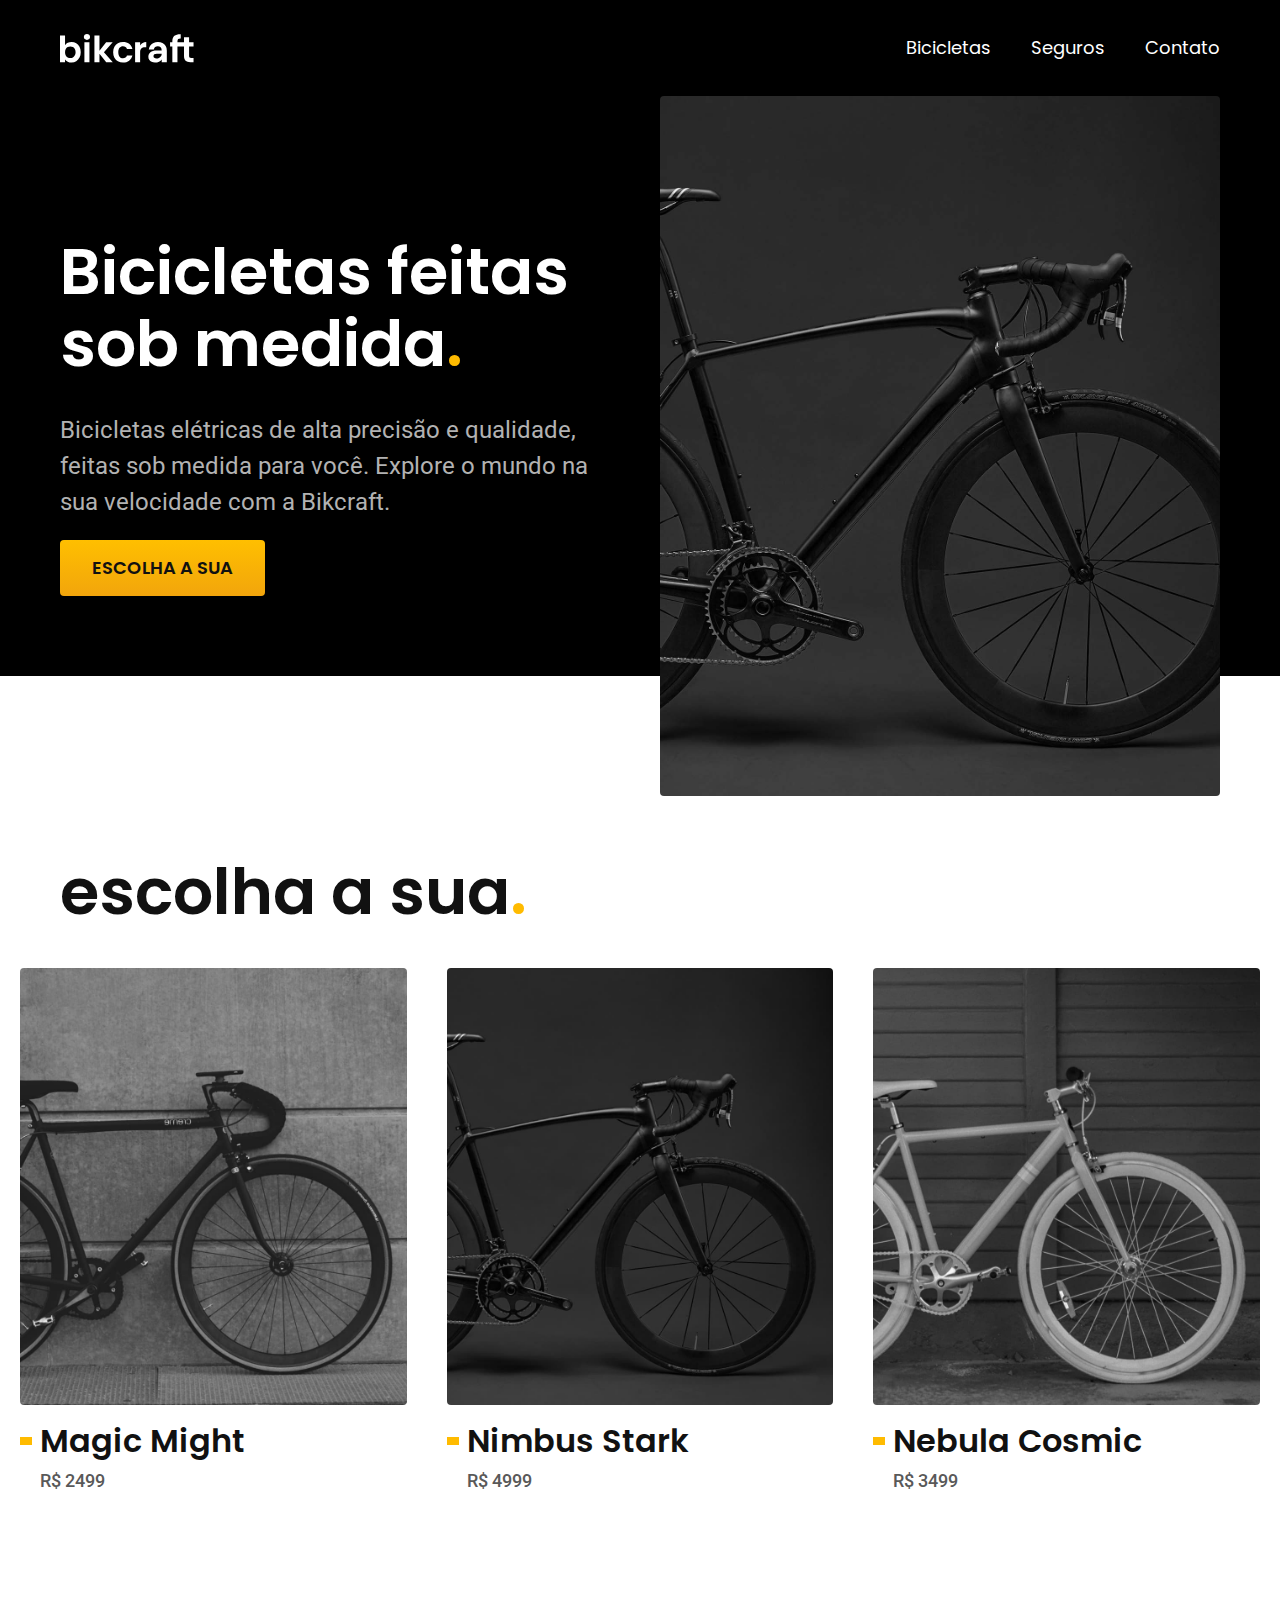
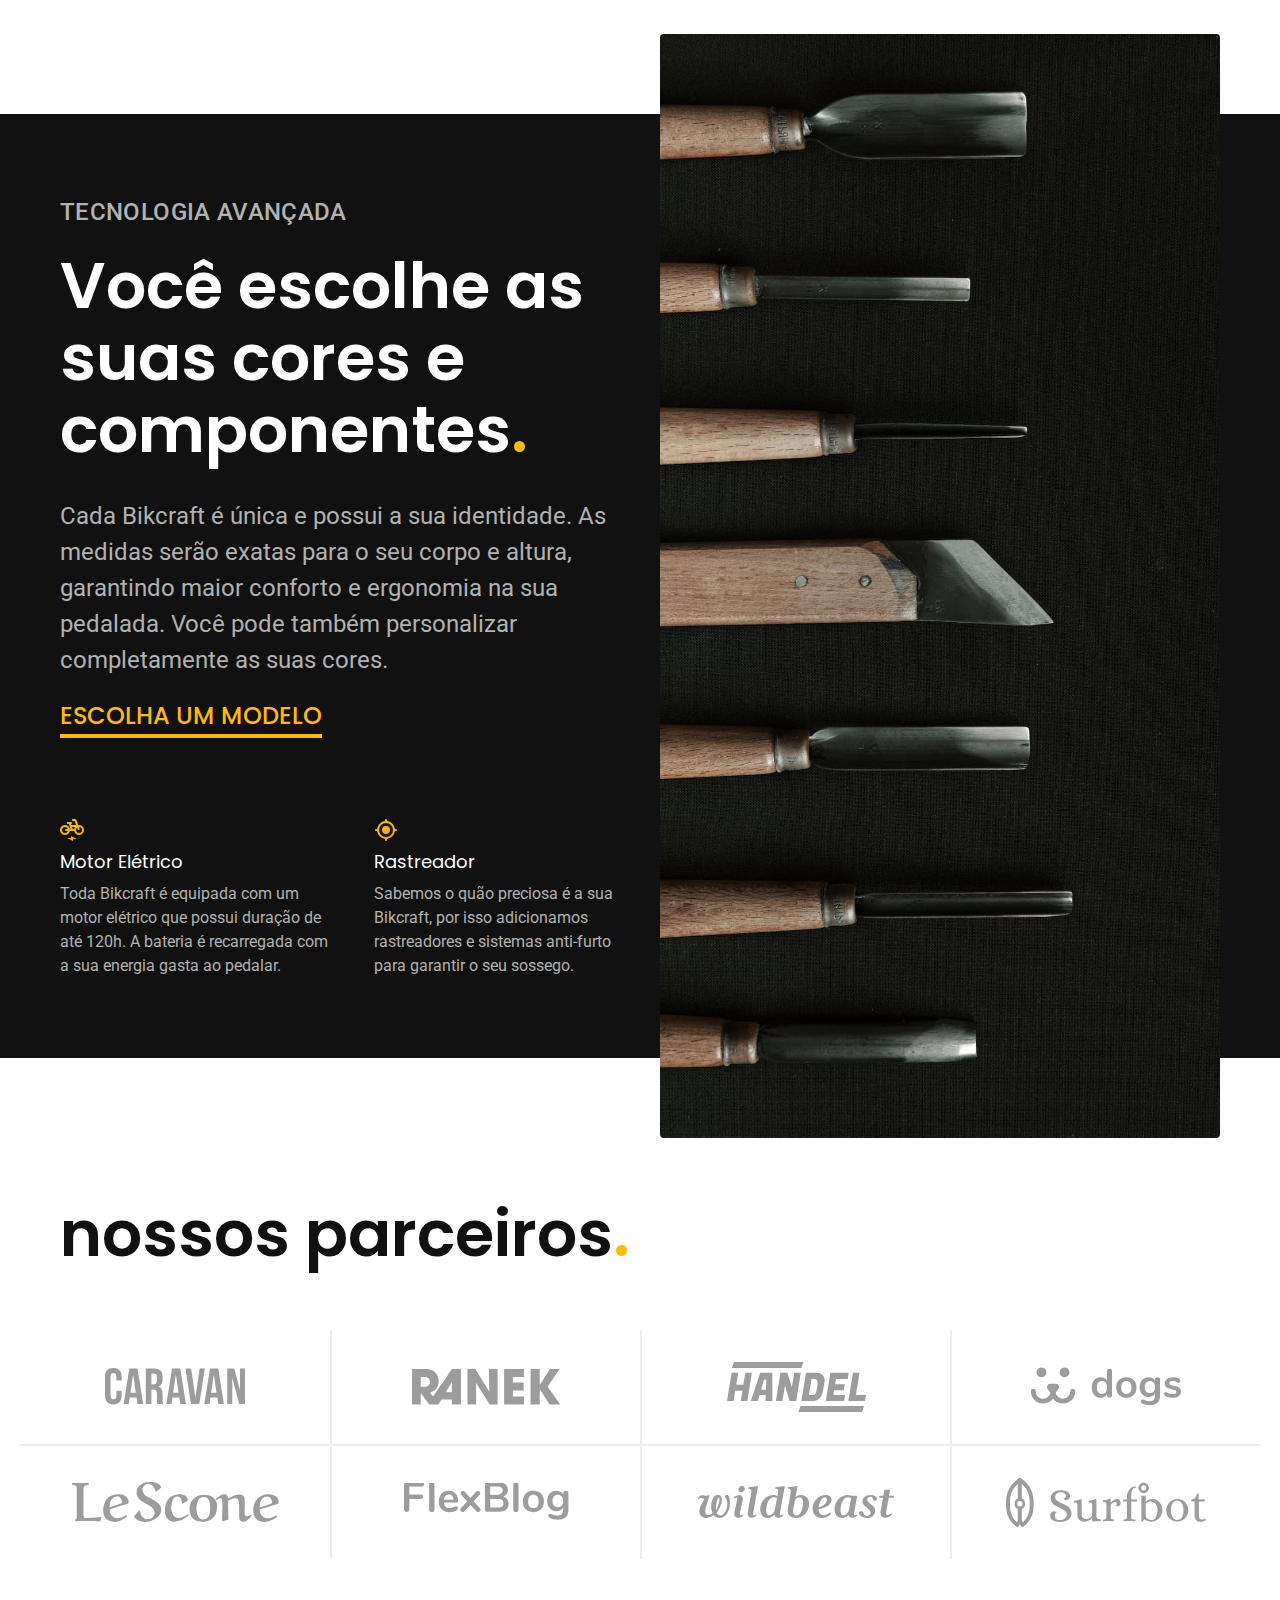
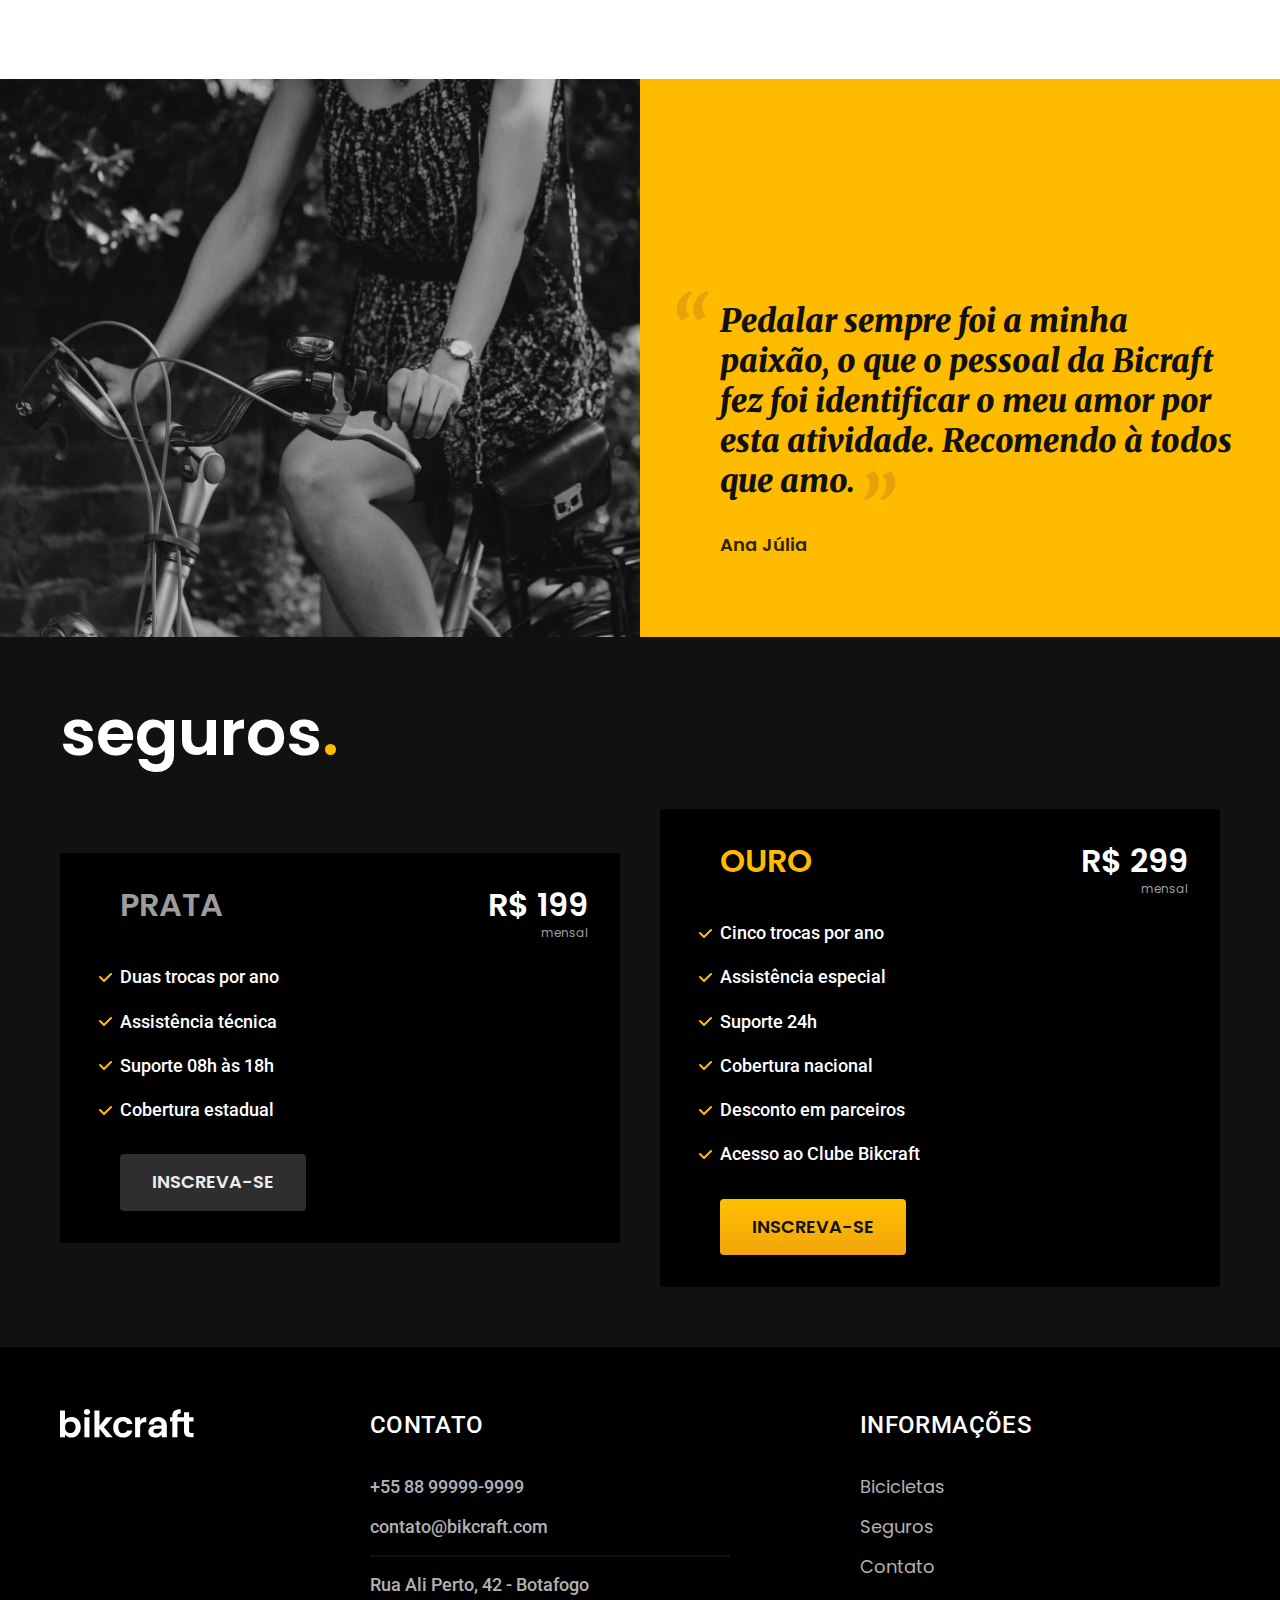
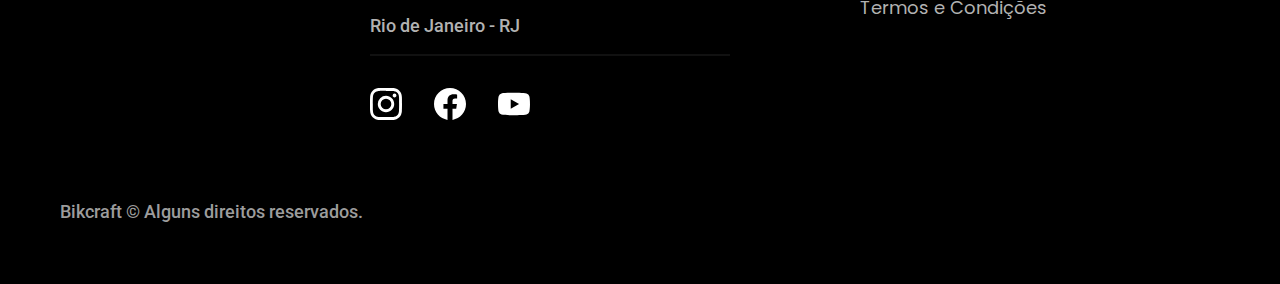
<file: index.html>
<!DOCTYPE html>
<html lang="pt-br">
  <head>
    <meta charset="UTF-8" />
    <meta name="viewport" content="width=device-width, initial-scale=1.0" />
    <meta
      name="description"
      content="Bicicletas elétricas de alta precisão e qualidade, feitas sob medida para o cliente. Explore o mundo na sua velocidade com a Bikcraft."
    />
    <link rel="preconnect" href="https://fonts.googleapis.com" />
    <link rel="preconnect" href="https://fonts.gstatic.com" crossorigin />
    <link
      href="https://fonts.googleapis.com/css2?family=Merriweather:ital,wght@1,900&family=Poppins:wght@400;600&family=Roboto:wght@500&display=swap"
      rel="stylesheet"
    />
    <title>Bikcraft - Bicicletas Elétricas</title>
    <link rel="stylesheet" href="./css/style.css" />
  </head>
  <body>
    <header class="header-bg">
      <div class="container header">
        <a href="./">
          <img src="./img/bikcraft.svg" alt="Bikcraft" />
        </a>
        <nav aria-label="primaria">
          <ul class="header-menu font-1-m cor-0">
            <li><a href="./bicicletas.html">Bicicletas</a></li>
            <li><a href="./seguros.html">Seguros</a></li>
            <li><a href="./contato.html">Contato</a></li>
          </ul>
        </nav>
      </div>
    </header>

    <main class="introducao-bg">
      <div class="container introducao">
        <div class="introducao-conteudo">
          <h1 class="font-1-xxl cor-0">
            Bicicletas feitas sob medida<span class="cor-p1">.</span>
          </h1>
          <p class="font-2-l cor-5">
            Bicicletas elétricas de alta precisão e qualidade, feitas sob medida
            para você. Explore o mundo na sua velocidade com a Bikcraft.
          </p>
          <a class="botao" href="./bicicletas.html">Escolha a sua</a>
        </div>
        <div>
          <img
            src="./img/fotos/introducao.jpg"
            alt="Bicicleta elétrica preta."
          />
        </div>
      </div>
    </main>

    <article class="bicicletas-lista">
      <h2 class="container font-1-xxl">
        escolha a sua<span class="cor-p1">.</span>
      </h2>

      <ul>
        <li>
          <a href="./bicicletas/magic.html">
            <img src="./img/bicicletas/magic-home.jpg" alt="Bicicleta preta" />
            <h3 class="font-1-xl">Magic Might</h3>
            <span class="font-2-m cor-8">R$ 2499</span>
          </a>
        </li>

        <li>
          <a href="./bicicletas/nimbus.html">
            <img src="./img/bicicletas/nimbus-home.jpg" alt="Bicicleta preta" />
            <h3 class="font-1-xl">Nimbus Stark</h3>
            <span class="font-2-m cor-8">R$ 4999</span>
          </a>
        </li>

        <li>
          <a href="./bicicletas/nebula.html">
            <img src="./img/bicicletas/nebula-home.jpg" alt="Bicicleta preta" />
            <h3 class="font-1-xl">Nebula Cosmic</h3>
            <span class="font-2-m cor-8">R$ 3499</span>
          </a>
        </li>
      </ul>
    </article>

    <article class="tecnologia-bg">
      <div class="container tecnologia">
        <div class="tecnologia-conteudo">
          <span class="font-2-l-b cor-5">Tecnologia Avançada</span>
          <h2 class="font-1-xxl cor-0">
            Você escolhe as suas cores e componentes<span class="cor-p1"
              >.</span
            >
          </h2>
          <p class="font-2-l cor-5">
            Cada Bikcraft é única e possui a sua identidade. As medidas serão
            exatas para o seu corpo e altura, garantindo maior conforto e
            ergonomia na sua pedalada. Você pode também personalizar
            completamente as suas cores.
          </p>
          <a class="link" href="./bicicletas.html">Escolha um modelo</a>
          <div class="tecnologia-vantagens">
            <div>
              <img src="./img/icones/eletrica.svg" alt="" />
              <h3 class="font-1-m cor-0">Motor Elétrico</h3>
              <p class="font-2-s cor-5">
                Toda Bikcraft é equipada com um motor elétrico que possui
                duração de até 120h. A bateria é recarregada com a sua energia
                gasta ao pedalar.
              </p>
            </div>
            <div>
              <img src="./img/icones/rastreador.svg" alt="" />
              <h3 class="font-1-m cor-0">Rastreador</h3>
              <p class="font-2-s cor-5">
                Sabemos o quão preciosa é a sua Bikcraft, por isso adicionamos
                rastreadores e sistemas anti-furto para garantir o seu sossego.
              </p>
            </div>
          </div>
        </div>
        <div class="tecnologia-imagem">
          <img src="./img/fotos/tecnologia.jpg" alt="" />
        </div>
      </div>
    </article>

    <section class="parceiros" aria-label="Nossos parceiros">
      <h2 class="container font-1-xxl">
        nossos parceiros<span class="cor-p1">.</span>
      </h2>

      <ul>
        <li><img src="./img/parceiros/caravan.svg" alt="Caravan" /></li>
        <li><img src="./img/parceiros/ranek.svg" alt="Ranek" /></li>
        <li><img src="./img/parceiros/handel.svg" alt="Handel" /></li>
        <li><img src="./img/parceiros/dogs.svg" alt="Dogs" /></li>
        <li><img src="./img/parceiros/lescone.svg" alt="Lescone" /></li>
        <li><img src="./img/parceiros/flexblog.svg" alt="Flexblog" /></li>
        <li><img src="./img/parceiros/wildbeast.svg" alt="Wildbeast" /></li>
        <li><img src="./img/parceiros/surfbot.svg" alt="Surfbot" /></li>
      </ul>
    </section>

    <section class="depoimento" aria-label="Depoimento">
      <div>
        <img
          src="./img/fotos/depoimento.jpg"
          alt="Pessoa pedalando uma bicicleta Bikcraft"
        />
      </div>
      <div class="depoimento-conteudo">
        <blockquote class="font-1-xl cor-p5">
          <p>
            Pedalar sempre foi a minha paixão, o que o pessoal da Bicraft fez
            foi identificar o meu amor por esta atividade. Recomendo à todos que
            amo.
          </p>
        </blockquote>
        <span class="font-1-m-b cor-p4">Ana Júlia</span>
      </div>
    </section>

    <article class="seguros-bg">
      <div class="seguros container">
        <h2 class="font-1-xxl cor-0">seguros<span class="cor-p1">.</span></h2>
        <div class="seguros-item">
          <h3 class="font-1-xl cor-6">PRATA</h3>
          <span class="font-1-xl cor-0"
            >R$ 199 <span class="font-1-xs cor-6">mensal</span></span
          >
          <ul class="font-2-m cor-0">
            <li>Duas trocas por ano</li>
            <li>Assistência técnica</li>
            <li>Suporte 08h às 18h</li>
            <li>Cobertura estadual</li>
          </ul>
          <a class="botao secundario" href="./orcamento.html">Inscreva-se</a>
        </div>

        <div class="seguros-item">
          <h3 class="font-1-xl cor-p1">OURO</h3>
          <span class="font-1-xl cor-0"
            >R$ 299 <span class="font-1-xs cor-6">mensal</span></span
          >
          <ul class="font-2-m cor-0">
            <li>Cinco trocas por ano</li>
            <li>Assistência especial</li>
            <li>Suporte 24h</li>
            <li>Cobertura nacional</li>
            <li>Desconto em parceiros</li>
            <li>Acesso ao Clube Bikcraft</li>
          </ul>
          <a class="botao" href="./orcamento.html">Inscreva-se</a>
        </div>
      </div>
    </article>

    <footer class="footer-bg">
      <div class="container footer">
        <img src="./img/bikcraft.svg" alt="Bikcraft" />
        <div class="footer-contato">
          <h3 class="font-2-l-b cor-0">Contato</h3>
          <ul class="font-2-m cor-5">
            <li><a href="tel:+5588999858740">+55 88 99999-9999</a></li>
            <li>
              <a href="mailto:contato@bikcraft.com">contato@bikcraft.com</a>
            </li>
            <li>Rua Ali Perto, 42 - Botafogo</li>
            <li>Rio de Janeiro - RJ</li>
          </ul>
          <div class="footer-redes">
            <a href="./">
              <img src="./img/redes/instagram.svg" alt="Instagram" />
            </a>
            <a href="./">
              <img src="./img/redes/facebook.svg" alt="Facebook" />
            </a>
            <a href="./">
              <img src="./img/redes/youtube.svg" alt="Youtube" />
            </a>
          </div>
        </div>
        <div class="footer-informacoes">
          <h3 class="font-2-l-b cor-0">Informações</h3>
          <nav>
            <ul class="font-1-m cor-5">
              <li><a href="./bicicletas.html">Bicicletas</a></li>
              <li><a href="./seguros.html">Seguros</a></li>
              <li><a href="./contato.html">Contato</a></li>
              <li><a href="./termos.html">Termos e Condições</a></li>
            </ul>
          </nav>
        </div>
        <p class="footer-copy font-2-m cor-6">
          Bikcraft &copy; Alguns direitos reservados.
        </p>
      </div>
    </footer>
  </body>
</html>
</file>
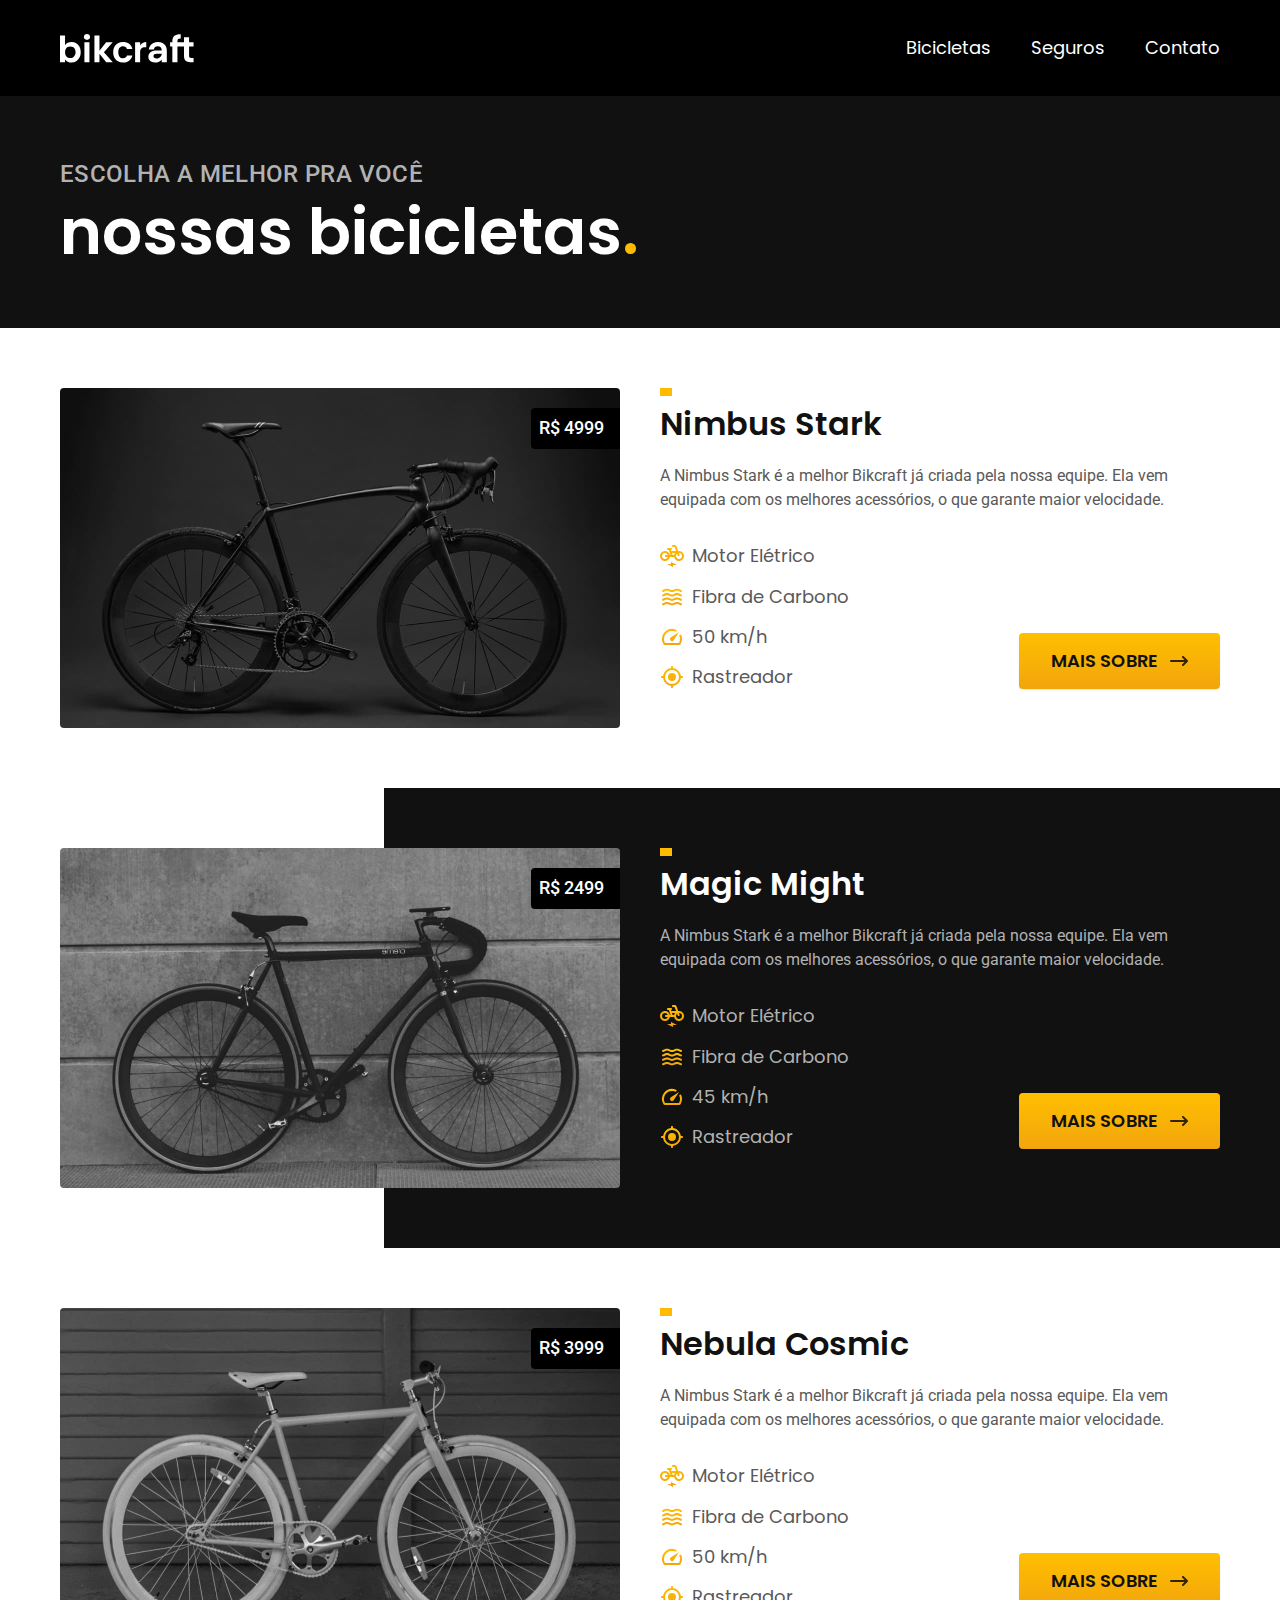
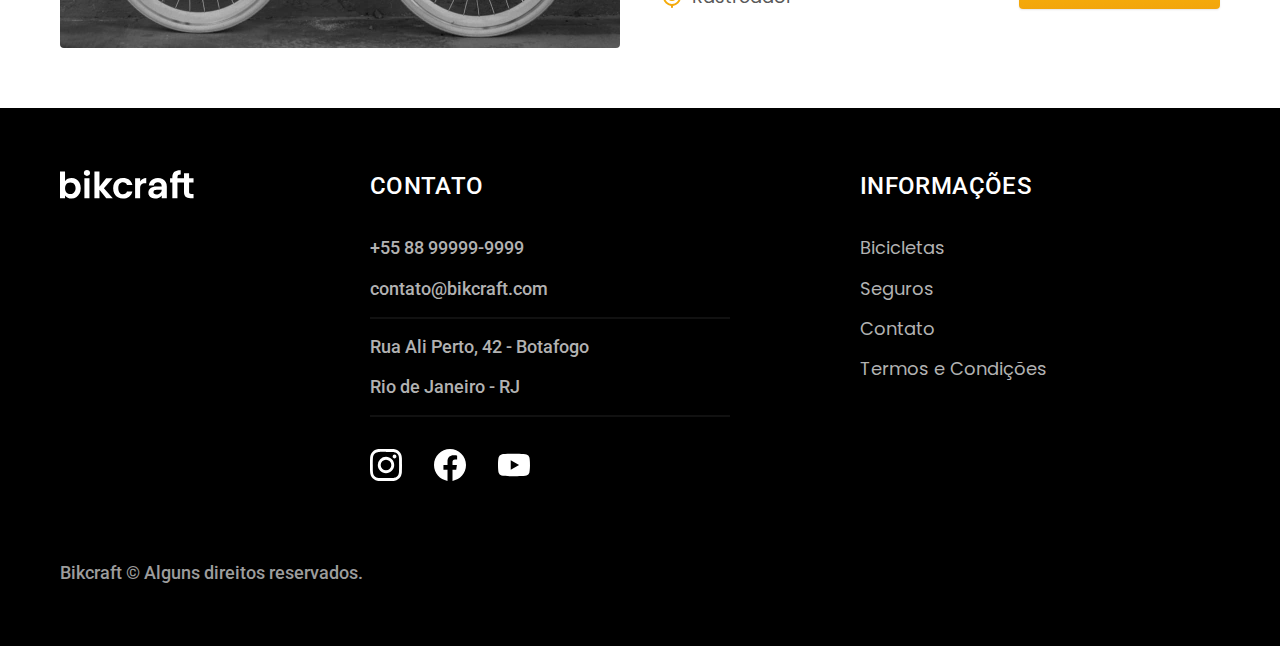
<file: bicicletas.html>
<!DOCTYPE html>
<html lang="pt-br">
  <head>
    <meta charset="UTF-8" />
    <meta name="viewport" content="width=device-width, initial-scale=1.0" />
    <meta name="description" content="Bicicletas." />
    <link rel="preconnect" href="https://fonts.googleapis.com" />
    <link rel="preconnect" href="https://fonts.gstatic.com" crossorigin />
    <link
      href="https://fonts.googleapis.com/css2?family=Merriweather:ital,wght@1,900&family=Poppins:wght@400;600&family=Roboto:wght@500&display=swap"
      rel="stylesheet"
    />
    <title>Bicicletas | Bikcraft</title>
    <link rel="stylesheet" href="./css/style.css" />
  </head>
  <body id="bicicletas">
    <header class="header-bg">
      <div class="container header">
        <a href="./">
          <img src="./img/bikcraft.svg" alt="Bikcraft" />
        </a>
        <nav aria-label="primaria">
          <ul class="header-menu font-1-m cor-0">
            <li><a href="./bicicletas.html">Bicicletas</a></li>
            <li><a href="./seguros.html">Seguros</a></li>
            <li><a href="./contato.html">Contato</a></li>
          </ul>
        </nav>
      </div>
    </header>

    <main>
      <div class="titulo-bg">
        <div class="container titulo">
          <p class="font-2-l-b cor-5">Escolha a melhor pra você</p>
          <h1 class="font-1-xxl cor-0">
            nossas bicicletas<span class="cor-p1">.</span>
          </h1>
        </div>
      </div>

      <div class="container bicicletas">
        <div class="bicicletas-imagem">
          <img src="./img//bicicletas/nimbus.jpg" alt="Bicicleta preta" />
          <span class="font-2-m cor-0">R$ 4999</span>
        </div>
        <div class="bicicletas-conteudo">
          <h2 class="font-1-xl">Nimbus Stark</h2>
          <p class="font-2-s cor-8">
            A Nimbus Stark é a melhor Bikcraft já criada pela nossa equipe. Ela
            vem equipada com os melhores acessórios, o que garante maior
            velocidade.
          </p>
          <ul class="font-1-m cor-8">
            <li>
              <img src="./img/icones/eletrica.svg" alt="" />
              Motor Elétrico
            </li>
            <li>
              <img src="./img/icones/carbono.svg" alt="" />
              Fibra de Carbono
            </li>
            <li>
              <img src="./img/icones/velocidade.svg" alt="" />
              50 km/h
            </li>
            <li>
              <img src="./img/icones/rastreador.svg" alt="" />
              Rastreador
            </li>
          </ul>
          <a class="botao seta" href="./bicicletas/nimbus.html">Mais Sobre</a>
        </div>
      </div>

      <div class="bicicletas-bg">
        <div class="container bicicletas">
          <div class="bicicletas-imagem">
            <img src="./img//bicicletas/magic.jpg" alt="Bicicleta preta" />
            <span class="font-2-m cor-0">R$ 2499</span>
          </div>
          <div class="bicicletas-conteudo">
            <h2 class="font-1-xl cor-0">Magic Might</h2>
            <p class="font-2-s cor-5">
              A Nimbus Stark é a melhor Bikcraft já criada pela nossa equipe.
              Ela vem equipada com os melhores acessórios, o que garante maior
              velocidade.
            </p>
            <ul class="font-1-m cor-5">
              <li>
                <img src="./img/icones/eletrica.svg" alt="" />
                Motor Elétrico
              </li>
              <li>
                <img src="./img/icones/carbono.svg" alt="" />
                Fibra de Carbono
              </li>
              <li>
                <img src="./img/icones/velocidade.svg" alt="" />
                45 km/h
              </li>
              <li>
                <img src="./img/icones/rastreador.svg" alt="" />
                Rastreador
              </li>
            </ul>
            <a class="botao seta" href="./bicicletas/magic.html">Mais Sobre</a>
          </div>
        </div>
      </div>

      <div class="container bicicletas">
        <div class="bicicletas-imagem">
          <img src="./img//bicicletas/nebula.jpg" alt="Bicicleta preta" />
          <span class="font-2-m cor-0">R$ 3999</span>
        </div>
        <div class="bicicletas-conteudo">
          <h2 class="font-1-xl">Nebula Cosmic</h2>
          <p class="font-2-s cor-8">
            A Nimbus Stark é a melhor Bikcraft já criada pela nossa equipe. Ela
            vem equipada com os melhores acessórios, o que garante maior
            velocidade.
          </p>
          <ul class="font-1-m cor-8">
            <li>
              <img src="./img/icones/eletrica.svg" alt="" />
              Motor Elétrico
            </li>
            <li>
              <img src="./img/icones/carbono.svg" alt="" />
              Fibra de Carbono
            </li>
            <li>
              <img src="./img/icones/velocidade.svg" alt="" />
              50 km/h
            </li>
            <li>
              <img src="./img/icones/rastreador.svg" alt="" />
              Rastreador
            </li>
          </ul>
          <a class="botao seta" href="./bicicletas/nebula.html">Mais Sobre</a>
        </div>
      </div>
    </main>

    <footer class="footer-bg">
      <div class="container footer">
        <img src="./img/bikcraft.svg" alt="Bikcraft" />
        <div class="footer-contato">
          <h3 class="font-2-l-b cor-0">Contato</h3>
          <ul class="font-2-m cor-5">
            <li><a href="tel:+5588999858740">+55 88 99999-9999</a></li>
            <li>
              <a href="mailto:contato@bikcraft.com">contato@bikcraft.com</a>
            </li>
            <li>Rua Ali Perto, 42 - Botafogo</li>
            <li>Rio de Janeiro - RJ</li>
          </ul>
          <div class="footer-redes">
            <a href="./">
              <img src="./img/redes/instagram.svg" alt="Instagram" />
            </a>
            <a href="./">
              <img src="./img/redes/facebook.svg" alt="Facebook" />
            </a>
            <a href="./">
              <img src="./img/redes/youtube.svg" alt="Youtube" />
            </a>
          </div>
        </div>
        <div class="footer-informacoes">
          <h3 class="font-2-l-b cor-0">Informações</h3>
          <nav>
            <ul class="font-1-m cor-5">
              <li><a href="./bicicletas.html">Bicicletas</a></li>
              <li><a href="./seguros.html">Seguros</a></li>
              <li><a href="./contato.html">Contato</a></li>
              <li><a href="./temos.html">Termos e Condições</a></li>
            </ul>
          </nav>
        </div>
        <p class="footer-copy font-2-m cor-6">
          Bikcraft &copy; Alguns direitos reservados.
        </p>
      </div>
    </footer>
  </body>
</html>
</file>
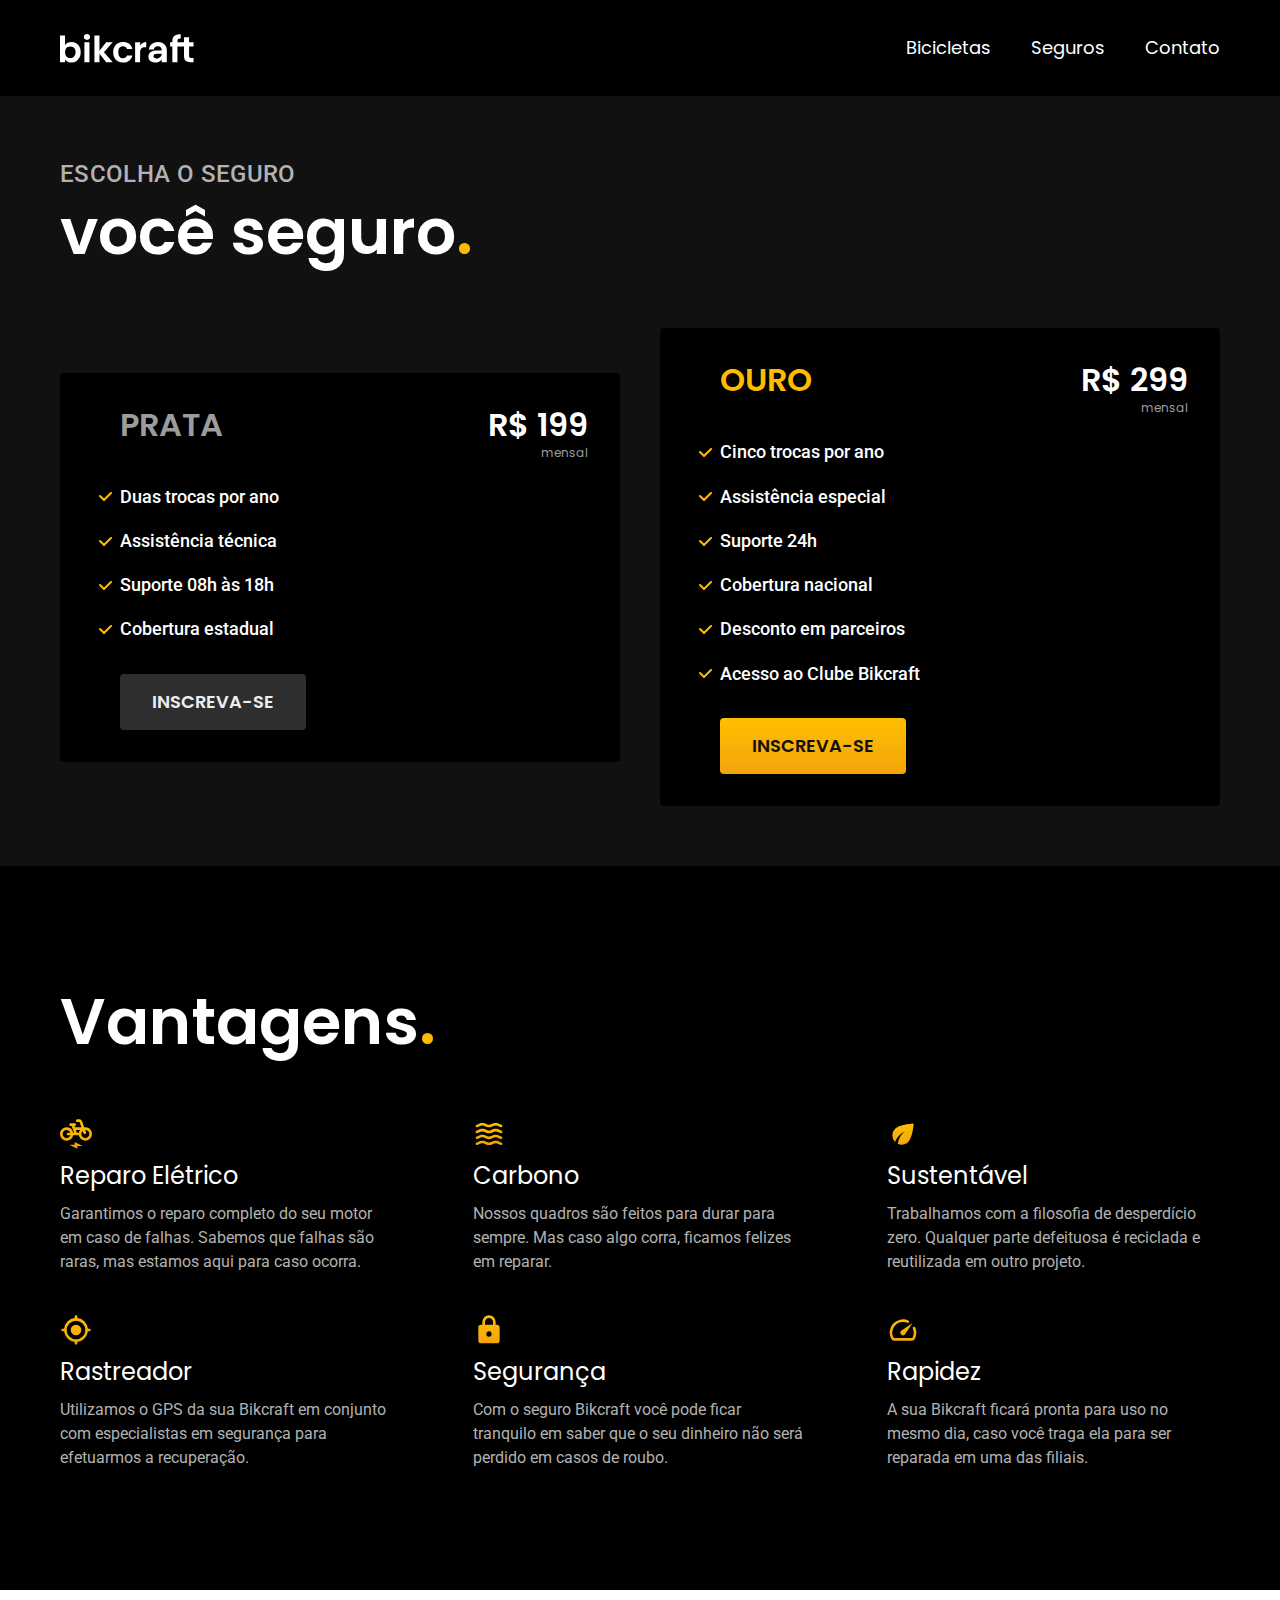
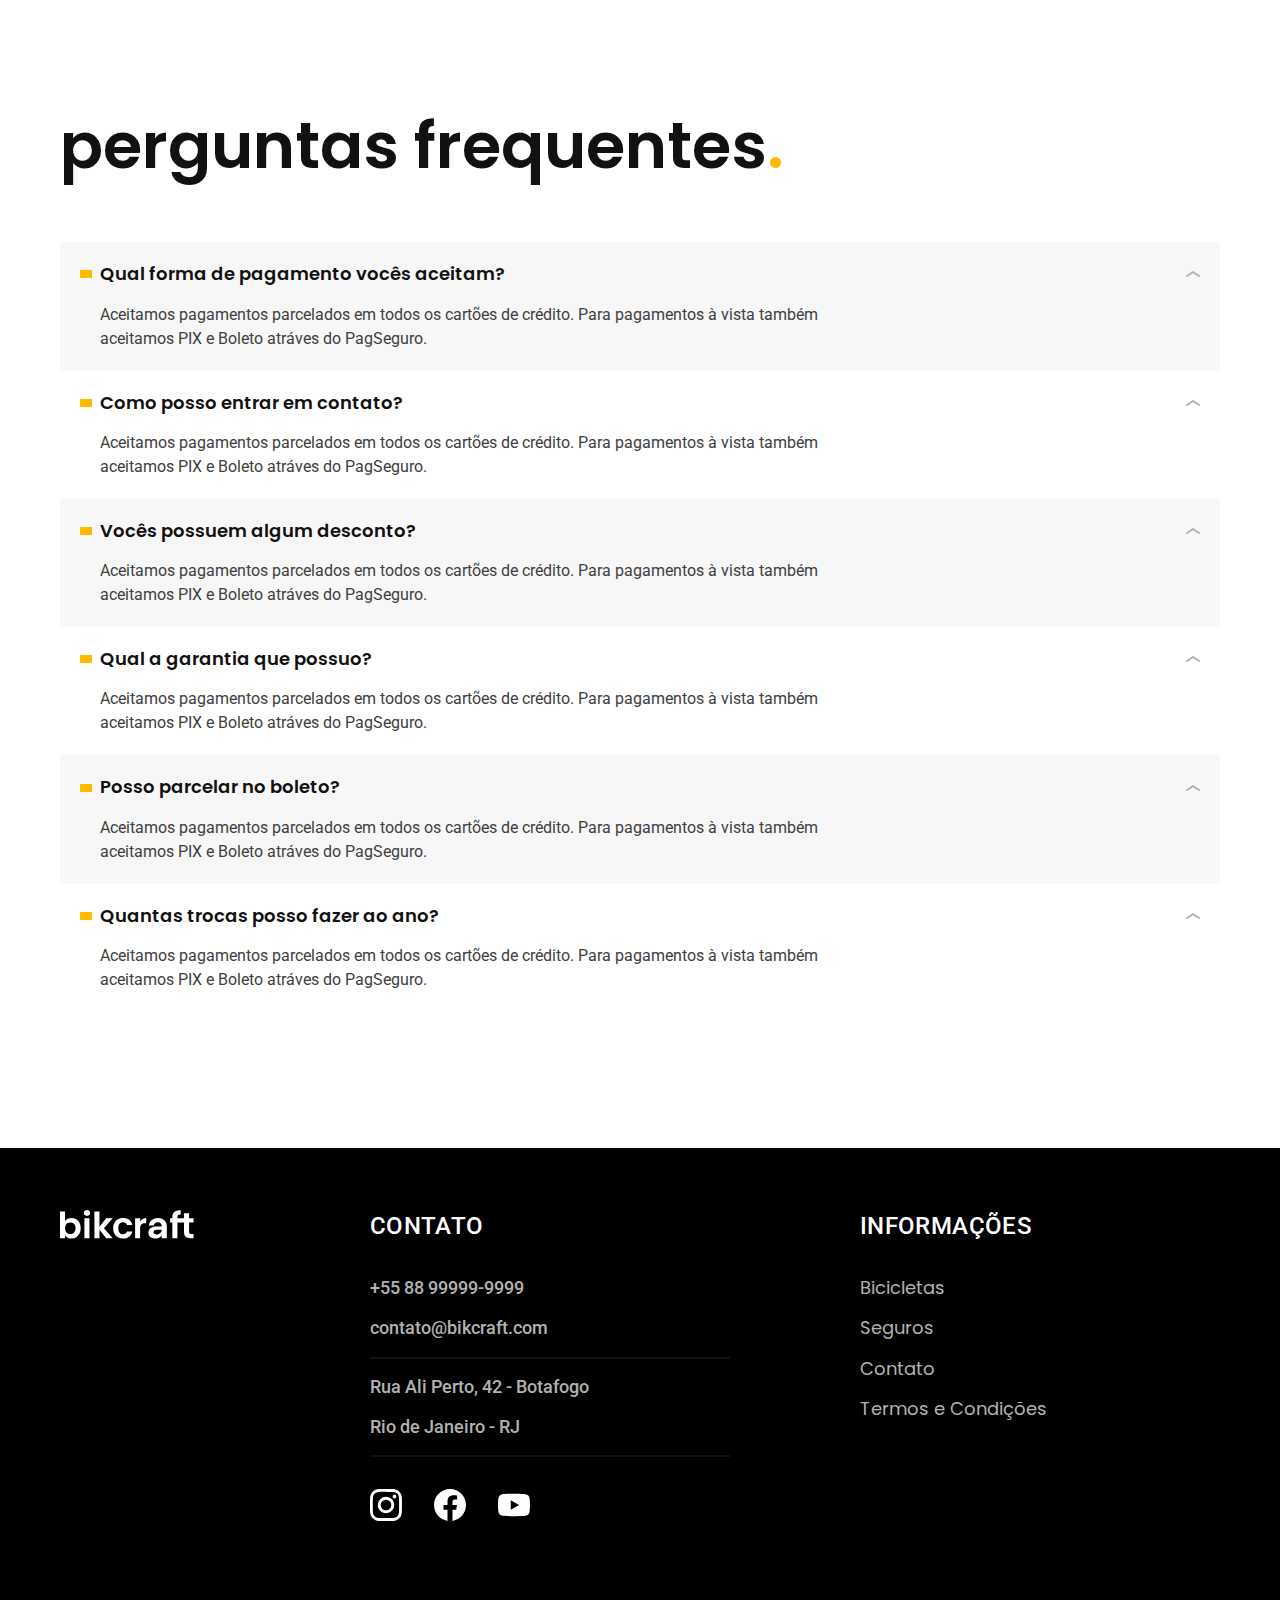
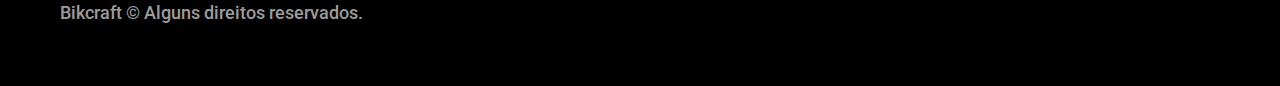
<file: seguros.html>
<!DOCTYPE html>
<html lang="pt-br">
  <head>
    <meta charset="UTF-8" />
    <meta name="viewport" content="width=device-width, initial-scale=1.0" />
    <meta name="description" content="Termos e condições." />
    <link rel="preconnect" href="https://fonts.googleapis.com" />
    <link rel="preconnect" href="https://fonts.gstatic.com" crossorigin />
    <link
      href="https://fonts.googleapis.com/css2?family=Merriweather:ital,wght@1,900&family=Poppins:wght@400;600&family=Roboto:wght@500&display=swap"
      rel="stylesheet"
    />
    <title>Seguros | Bikcraft</title>
    <link rel="stylesheet" href="./css/style.css" />
  </head>
  <body id="seguros">
    <header class="header-bg">
      <div class="container header">
        <a href="./">
          <img src="./img/bikcraft.svg" alt="Bikcraft" />
        </a>
        <nav aria-label="primaria">
          <ul class="header-menu font-1-m cor-0">
            <li><a href="./bicicletas.html">Bicicletas</a></li>
            <li><a href="./seguros.html">Seguros</a></li>
            <li><a href="./contato.html">Contato</a></li>
          </ul>
        </nav>
      </div>
    </header>

    <main class="seguros-bg">
      <div class="titulo-bg">
        <div class="container titulo">
          <p class="font-2-l-b cor-5">Escolha o seguro</p>
          <h1 class="font-1-xxl cor-0">
            você seguro<span class="cor-p1">.</span>
          </h1>
        </div>
      </div>

      <div class="seguros container">
        <div class="seguros-item">
          <h3 class="font-1-xl cor-6">PRATA</h3>
          <span class="font-1-xl cor-0"
            >R$ 199 <span class="font-1-xs cor-6">mensal</span></span
          >
          <ul class="font-2-m cor-0">
            <li>Duas trocas por ano</li>
            <li>Assistência técnica</li>
            <li>Suporte 08h às 18h</li>
            <li>Cobertura estadual</li>
          </ul>
          <a class="botao secundario" href="./orcamento.html">Inscreva-se</a>
        </div>

        <div class="seguros-item">
          <h3 class="font-1-xl cor-p1">OURO</h3>
          <span class="font-1-xl cor-0"
            >R$ 299 <span class="font-1-xs cor-6">mensal</span></span
          >
          <ul class="font-2-m cor-0">
            <li>Cinco trocas por ano</li>
            <li>Assistência especial</li>
            <li>Suporte 24h</li>
            <li>Cobertura nacional</li>
            <li>Desconto em parceiros</li>
            <li>Acesso ao Clube Bikcraft</li>
          </ul>
          <a class="botao" href="./orcamento.html">Inscreva-se</a>
        </div>
      </div>
    </main>

    <article class="vantagens-bg">
      <div class="container vantagens">
        <h2 class="font-1-xxl cor-0">Vantagens<span class="cor-p1">.</span></h2>

        <ul>
          <li>
            <img src="./img/icones/eletrica.svg" alt="" />
            <h3 class="font-1-l cor-0">Reparo Elétrico</h3>
            <p class="font-2-s cor-5">
              Garantimos o reparo completo do seu motor em caso de falhas.
              Sabemos que falhas são raras, mas estamos aqui para caso ocorra.
            </p>
          </li>
          <li>
            <img src="./img/icones/carbono.svg" alt="" />
            <h3 class="font-1-l cor-0">Carbono</h3>
            <p class="font-2-s cor-5">
              Nossos quadros são feitos para durar para sempre. Mas caso algo
              corra, ficamos felizes em reparar.
            </p>
          </li>
          <li>
            <img src="./img/icones/sustentavel.svg" alt="" />
            <h3 class="font-1-l cor-0">Sustentável</h3>
            <p class="font-2-s cor-5">
              Trabalhamos com a filosofia de desperdício zero. Qualquer parte
              defeituosa é reciclada e reutilizada em outro projeto.
            </p>
          </li>
          <li>
            <img src="./img/icones/rastreador.svg" alt="" />
            <h3 class="font-1-l cor-0">Rastreador</h3>
            <p class="font-2-s cor-5">
              Utilizamos o GPS da sua Bikcraft em conjunto com especialistas em
              segurança para efetuarmos a recuperação.
            </p>
          </li>
          <li>
            <img src="./img/icones/seguro.svg" alt="" />
            <h3 class="font-1-l cor-0">Segurança</h3>
            <p class="font-2-s cor-5">
              Com o seguro Bikcraft você pode ficar tranquilo em saber que o seu
              dinheiro não será perdido em casos de roubo.
            </p>
          </li>
          <li>
            <img src="./img/icones/velocidade.svg" alt="" />
            <h3 class="font-1-l cor-0">Rapidez</h3>
            <p class="font-2-s cor-5">
              A sua Bikcraft ficará pronta para uso no mesmo dia, caso você
              traga ela para ser reparada em uma das filiais.
            </p>
          </li>
        </ul>
      </div>
    </article>

    <article class="container perguntas">
      <h2 class="font-1-xxl">
        perguntas frequentes<span class="cor-p1">.</span>
      </h2>

      <dl>
        <div>
          <dt class="font-1-m-b">Qual forma de pagamento vocês aceitam?</dt>
          <dd class="font-2-s cor-9">
            Aceitamos pagamentos parcelados em todos os cartões de crédito. Para
            pagamentos à vista também aceitamos PIX e Boleto atráves do
            PagSeguro.
          </dd>
        </div>

        <div>
          <dt class="font-1-m-b">Como posso entrar em contato?</dt>
          <dd class="font-2-s cor-9">
            Aceitamos pagamentos parcelados em todos os cartões de crédito. Para
            pagamentos à vista também aceitamos PIX e Boleto atráves do
            PagSeguro.
          </dd>
        </div>

        <div>
          <dt class="font-1-m-b">Vocês possuem algum desconto?</dt>
          <dd class="font-2-s cor-9">
            Aceitamos pagamentos parcelados em todos os cartões de crédito. Para
            pagamentos à vista também aceitamos PIX e Boleto atráves do
            PagSeguro.
          </dd>
        </div>

        <div>
          <dt class="font-1-m-b">Qual a garantia que possuo?</dt>
          <dd class="font-2-s cor-9">
            Aceitamos pagamentos parcelados em todos os cartões de crédito. Para
            pagamentos à vista também aceitamos PIX e Boleto atráves do
            PagSeguro.
          </dd>
        </div>

        <div>
          <dt class="font-1-m-b">Posso parcelar no boleto?</dt>
          <dd class="font-2-s cor-9">
            Aceitamos pagamentos parcelados em todos os cartões de crédito. Para
            pagamentos à vista também aceitamos PIX e Boleto atráves do
            PagSeguro.
          </dd>
        </div>

        <div>
          <dt class="font-1-m-b">Quantas trocas posso fazer ao ano?</dt>
          <dd class="font-2-s cor-9">
            Aceitamos pagamentos parcelados em todos os cartões de crédito. Para
            pagamentos à vista também aceitamos PIX e Boleto atráves do
            PagSeguro.
          </dd>
        </div>
      </dl>
    </article>

    <footer class="footer-bg">
      <div class="container footer">
        <img src="./img/bikcraft.svg" alt="Bikcraft" />
        <div class="footer-contato">
          <h3 class="font-2-l-b cor-0">Contato</h3>
          <ul class="font-2-m cor-5">
            <li><a href="tel:+5588999858740">+55 88 99999-9999</a></li>
            <li>
              <a href="mailto:contato@bikcraft.com">contato@bikcraft.com</a>
            </li>
            <li>Rua Ali Perto, 42 - Botafogo</li>
            <li>Rio de Janeiro - RJ</li>
          </ul>
          <div class="footer-redes">
            <a href="./">
              <img src="./img/redes/instagram.svg" alt="Instagram" />
            </a>
            <a href="./">
              <img src="./img/redes/facebook.svg" alt="Facebook" />
            </a>
            <a href="./">
              <img src="./img/redes/youtube.svg" alt="Youtube" />
            </a>
          </div>
        </div>
        <div class="footer-informacoes">
          <h3 class="font-2-l-b cor-0">Informações</h3>
          <nav>
            <ul class="font-1-m cor-5">
              <li><a href="./bicicletas.html">Bicicletas</a></li>
              <li><a href="./seguros.html">Seguros</a></li>
              <li><a href="./contato.html">Contato</a></li>
              <li><a href="./temos.html">Termos e Condições</a></li>
            </ul>
          </nav>
        </div>
        <p class="footer-copy font-2-m cor-6">
          Bikcraft &copy; Alguns direitos reservados.
        </p>
      </div>
    </footer>
  </body>
</html>
</file>
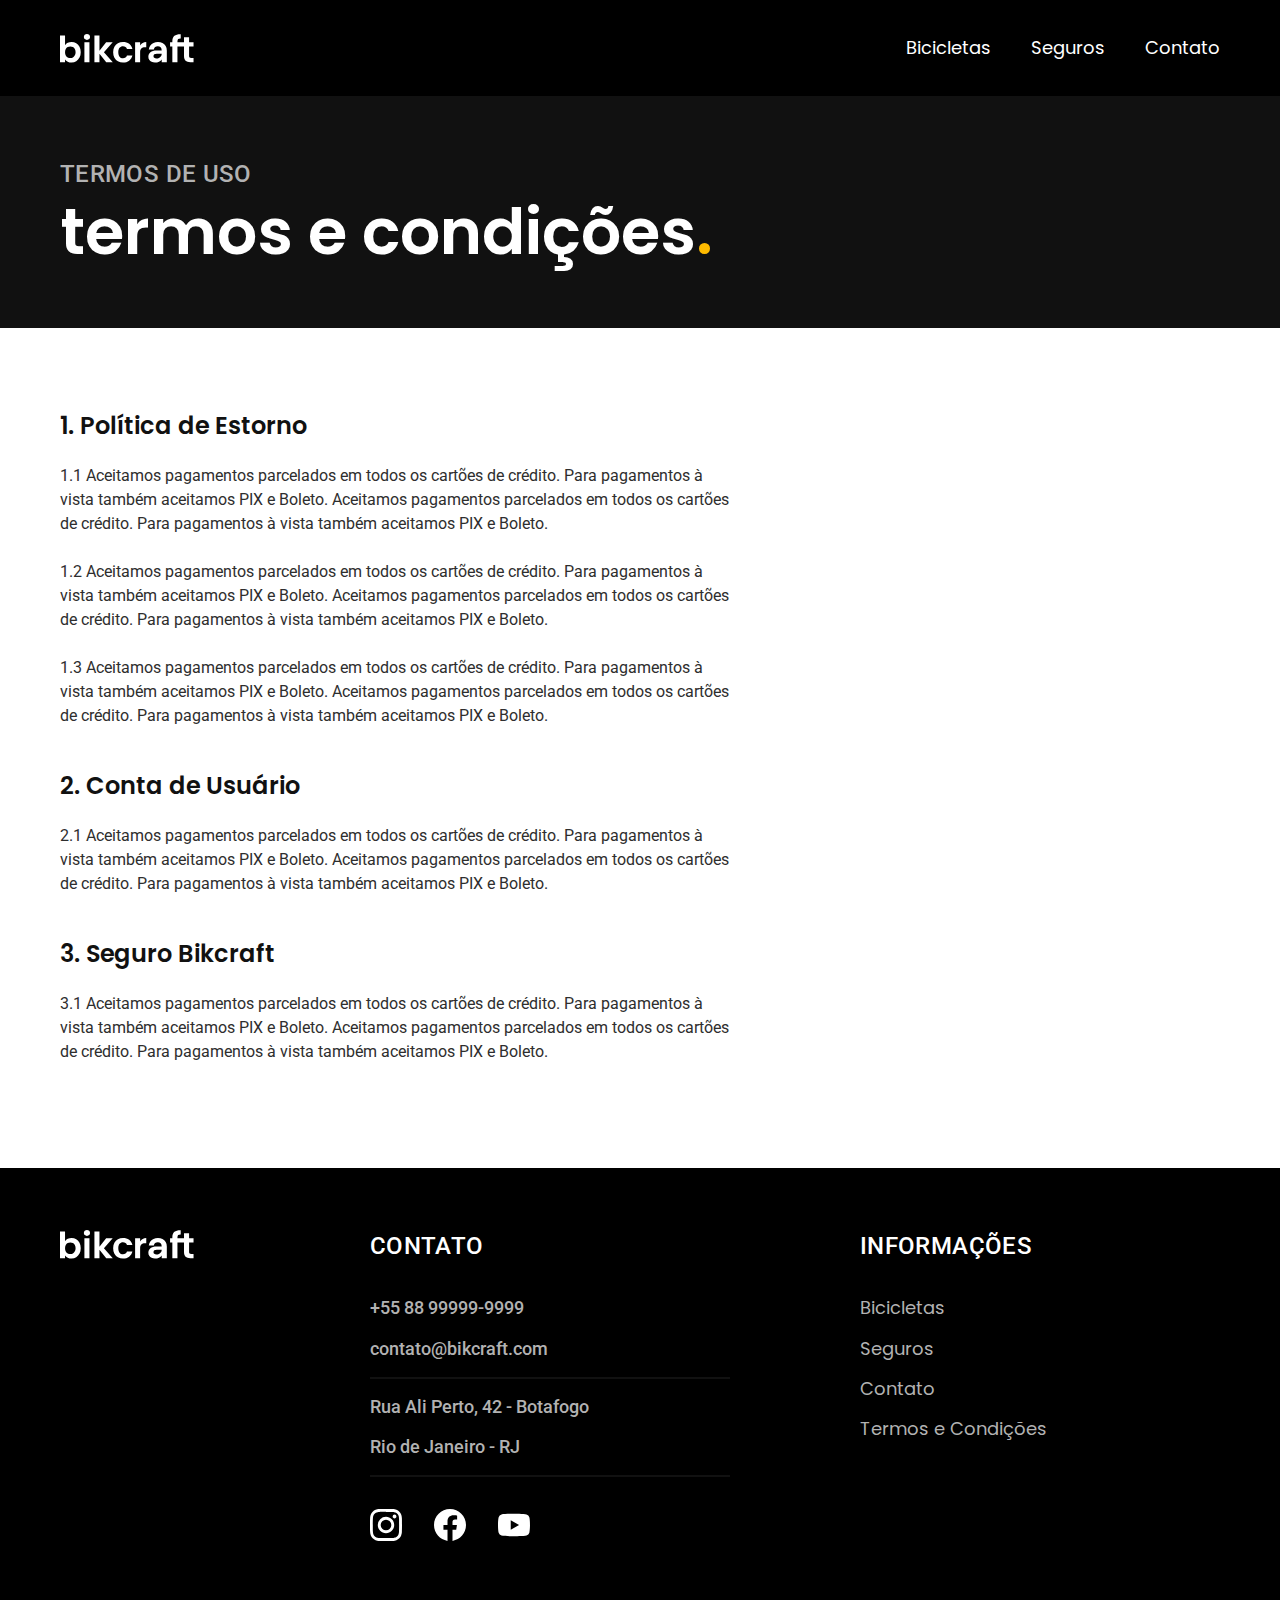
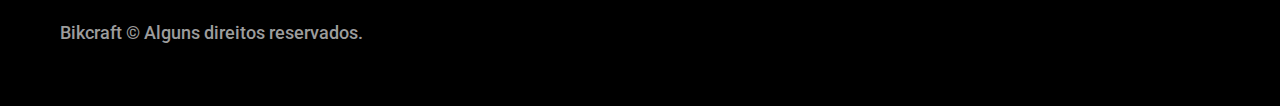
<file: termos.html>
<!DOCTYPE html>
<html lang="pt-br">
  <head>
    <meta charset="UTF-8" />
    <meta name="viewport" content="width=device-width, initial-scale=1.0" />
    <meta name="description" content="Termos e condições." />
    <link rel="preconnect" href="https://fonts.googleapis.com" />
    <link rel="preconnect" href="https://fonts.gstatic.com" crossorigin />
    <link
      href="https://fonts.googleapis.com/css2?family=Merriweather:ital,wght@1,900&family=Poppins:wght@400;600&family=Roboto:wght@500&display=swap"
      rel="stylesheet"
    />
    <title>Termos e condições | Bikcraft</title>
    <link rel="stylesheet" href="./css/style.css" />
  </head>
  <body id="termos">
    <header class="header-bg">
      <div class="container header">
        <a href="./">
          <img src="./img/bikcraft.svg" alt="Bikcraft" />
        </a>
        <nav aria-label="primaria">
          <ul class="header-menu font-1-m cor-0">
            <li><a href="./bicicletas.html">Bicicletas</a></li>
            <li><a href="./seguros.html">Seguros</a></li>
            <li><a href="./contato.html">Contato</a></li>
          </ul>
        </nav>
      </div>
    </header>

    <main>
      <div class="titulo-bg">
        <div class="container titulo">
          <p class="font-2-l-b cor-5">Termos de uso</p>
          <h1 class="font-1-xxl cor-0">
            termos e condições<span class="cor-p1">.</span>
          </h1>
        </div>
      </div>

      <div class="container termos font-2-s cor-10">
        <h2 class="font-1-l cor-11">1. Política de Estorno</h2>
        <p>
          1.1 Aceitamos pagamentos parcelados em todos os cartões de crédito.
          Para pagamentos à vista também aceitamos PIX e Boleto. Aceitamos
          pagamentos parcelados em todos os cartões de crédito. Para pagamentos
          à vista também aceitamos PIX e Boleto.
        </p>
        <p>
          1.2 Aceitamos pagamentos parcelados em todos os cartões de crédito.
          Para pagamentos à vista também aceitamos PIX e Boleto. Aceitamos
          pagamentos parcelados em todos os cartões de crédito. Para pagamentos
          à vista também aceitamos PIX e Boleto.
        </p>
        <p>
          1.3 Aceitamos pagamentos parcelados em todos os cartões de crédito.
          Para pagamentos à vista também aceitamos PIX e Boleto. Aceitamos
          pagamentos parcelados em todos os cartões de crédito. Para pagamentos
          à vista também aceitamos PIX e Boleto.
        </p>
        <h2 class="font-1-l cor-11">2. Conta de Usuário</h2>
        <p>
          2.1 Aceitamos pagamentos parcelados em todos os cartões de crédito.
          Para pagamentos à vista também aceitamos PIX e Boleto. Aceitamos
          pagamentos parcelados em todos os cartões de crédito. Para pagamentos
          à vista também aceitamos PIX e Boleto.
        </p>
        <h2 class="font-1-l cor-11">3. Seguro Bikcraft</h2>
        <p>
          3.1 Aceitamos pagamentos parcelados em todos os cartões de crédito.
          Para pagamentos à vista também aceitamos PIX e Boleto. Aceitamos
          pagamentos parcelados em todos os cartões de crédito. Para pagamentos
          à vista também aceitamos PIX e Boleto.
        </p>
      </div>
    </main>

    <footer class="footer-bg">
      <div class="container footer">
        <img src="./img/bikcraft.svg" alt="Bikcraft" />
        <div class="footer-contato">
          <h3 class="font-2-l-b cor-0">Contato</h3>
          <ul class="font-2-m cor-5">
            <li><a href="tel:+5588999858740">+55 88 99999-9999</a></li>
            <li>
              <a href="mailto:contato@bikcraft.com">contato@bikcraft.com</a>
            </li>
            <li>Rua Ali Perto, 42 - Botafogo</li>
            <li>Rio de Janeiro - RJ</li>
          </ul>
          <div class="footer-redes">
            <a href="./">
              <img src="./img/redes/instagram.svg" alt="Instagram" />
            </a>
            <a href="./">
              <img src="./img/redes/facebook.svg" alt="Facebook" />
            </a>
            <a href="./">
              <img src="./img/redes/youtube.svg" alt="Youtube" />
            </a>
          </div>
        </div>
        <div class="footer-informacoes">
          <h3 class="font-2-l-b cor-0">Informações</h3>
          <nav>
            <ul class="font-1-m cor-5">
              <li><a href="./bicicletas.html">Bicicletas</a></li>
              <li><a href="./seguros.html">Seguros</a></li>
              <li><a href="./contato.html">Contato</a></li>
              <li><a href="./temos.html">Termos e Condições</a></li>
            </ul>
          </nav>
        </div>
        <p class="footer-copy font-2-m cor-6">
          Bikcraft &copy; Alguns direitos reservados.
        </p>
      </div>
    </footer>
  </body>
</html>
</file>
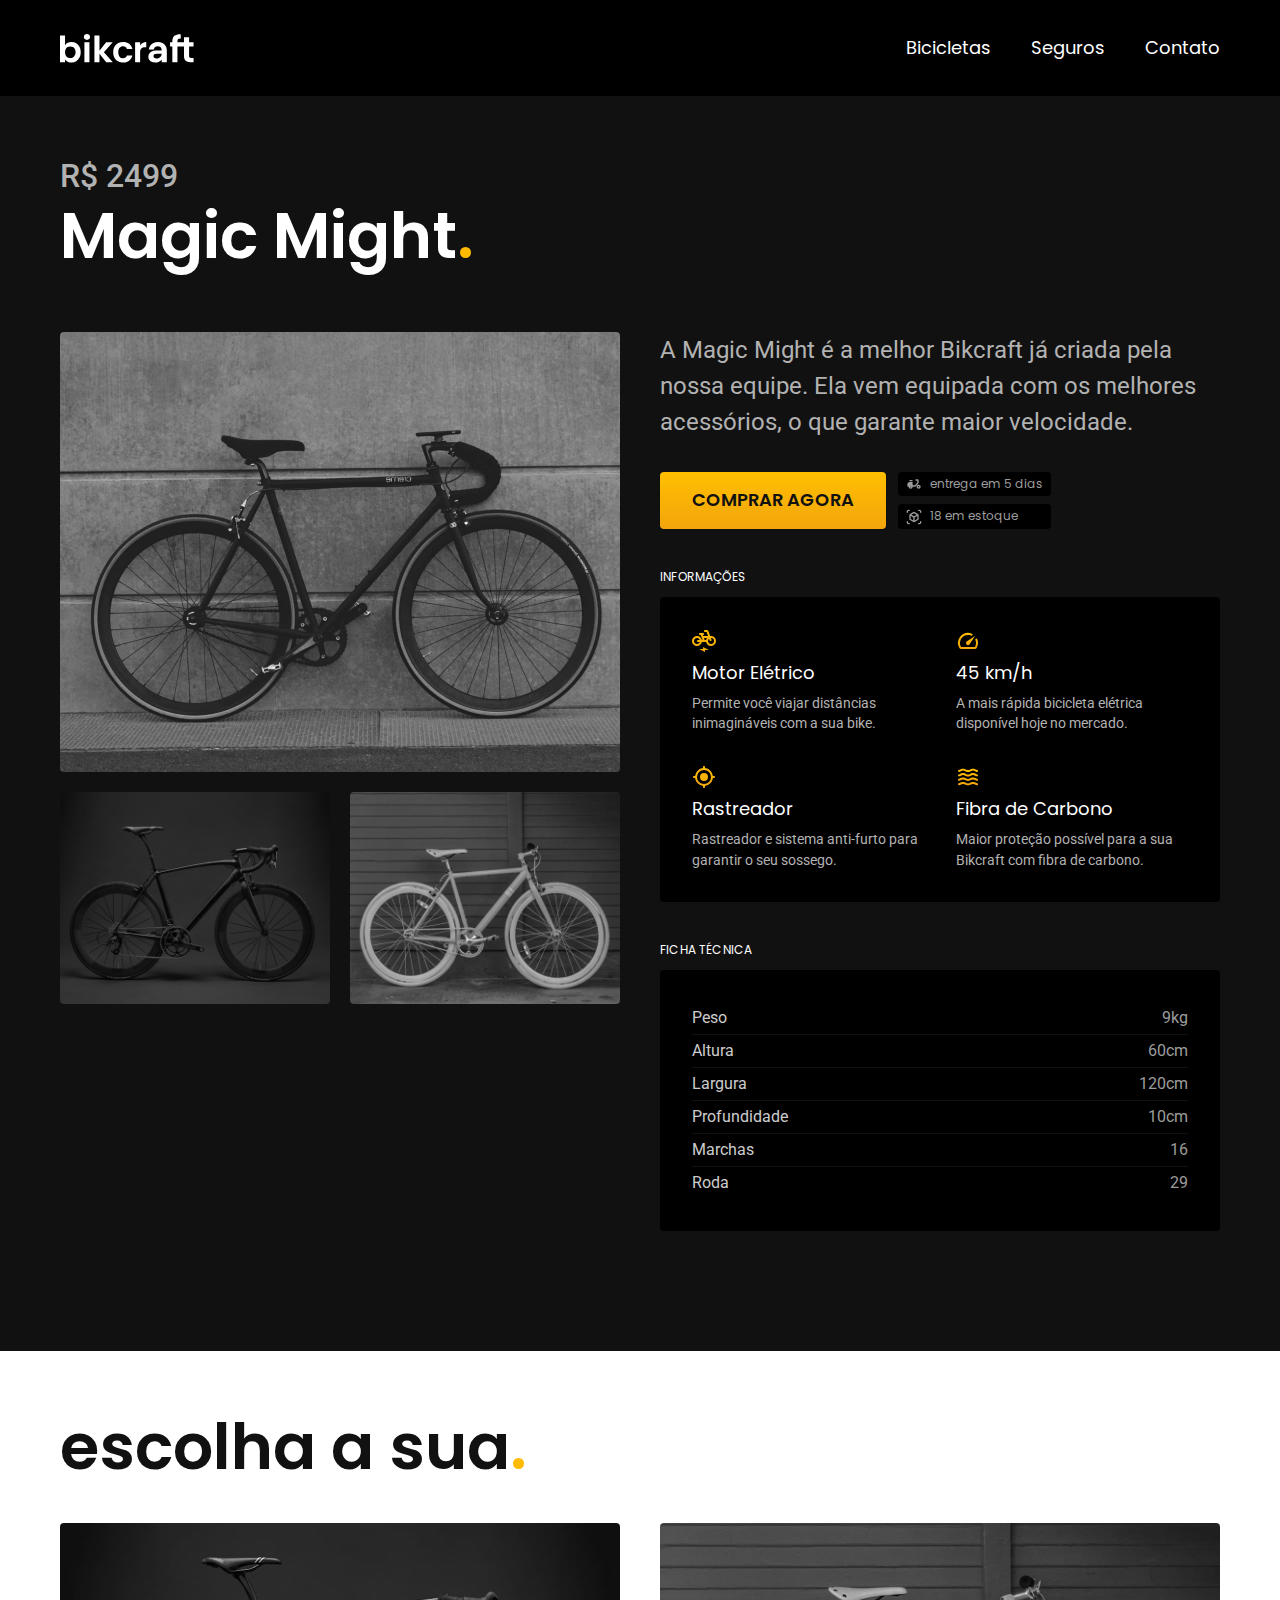
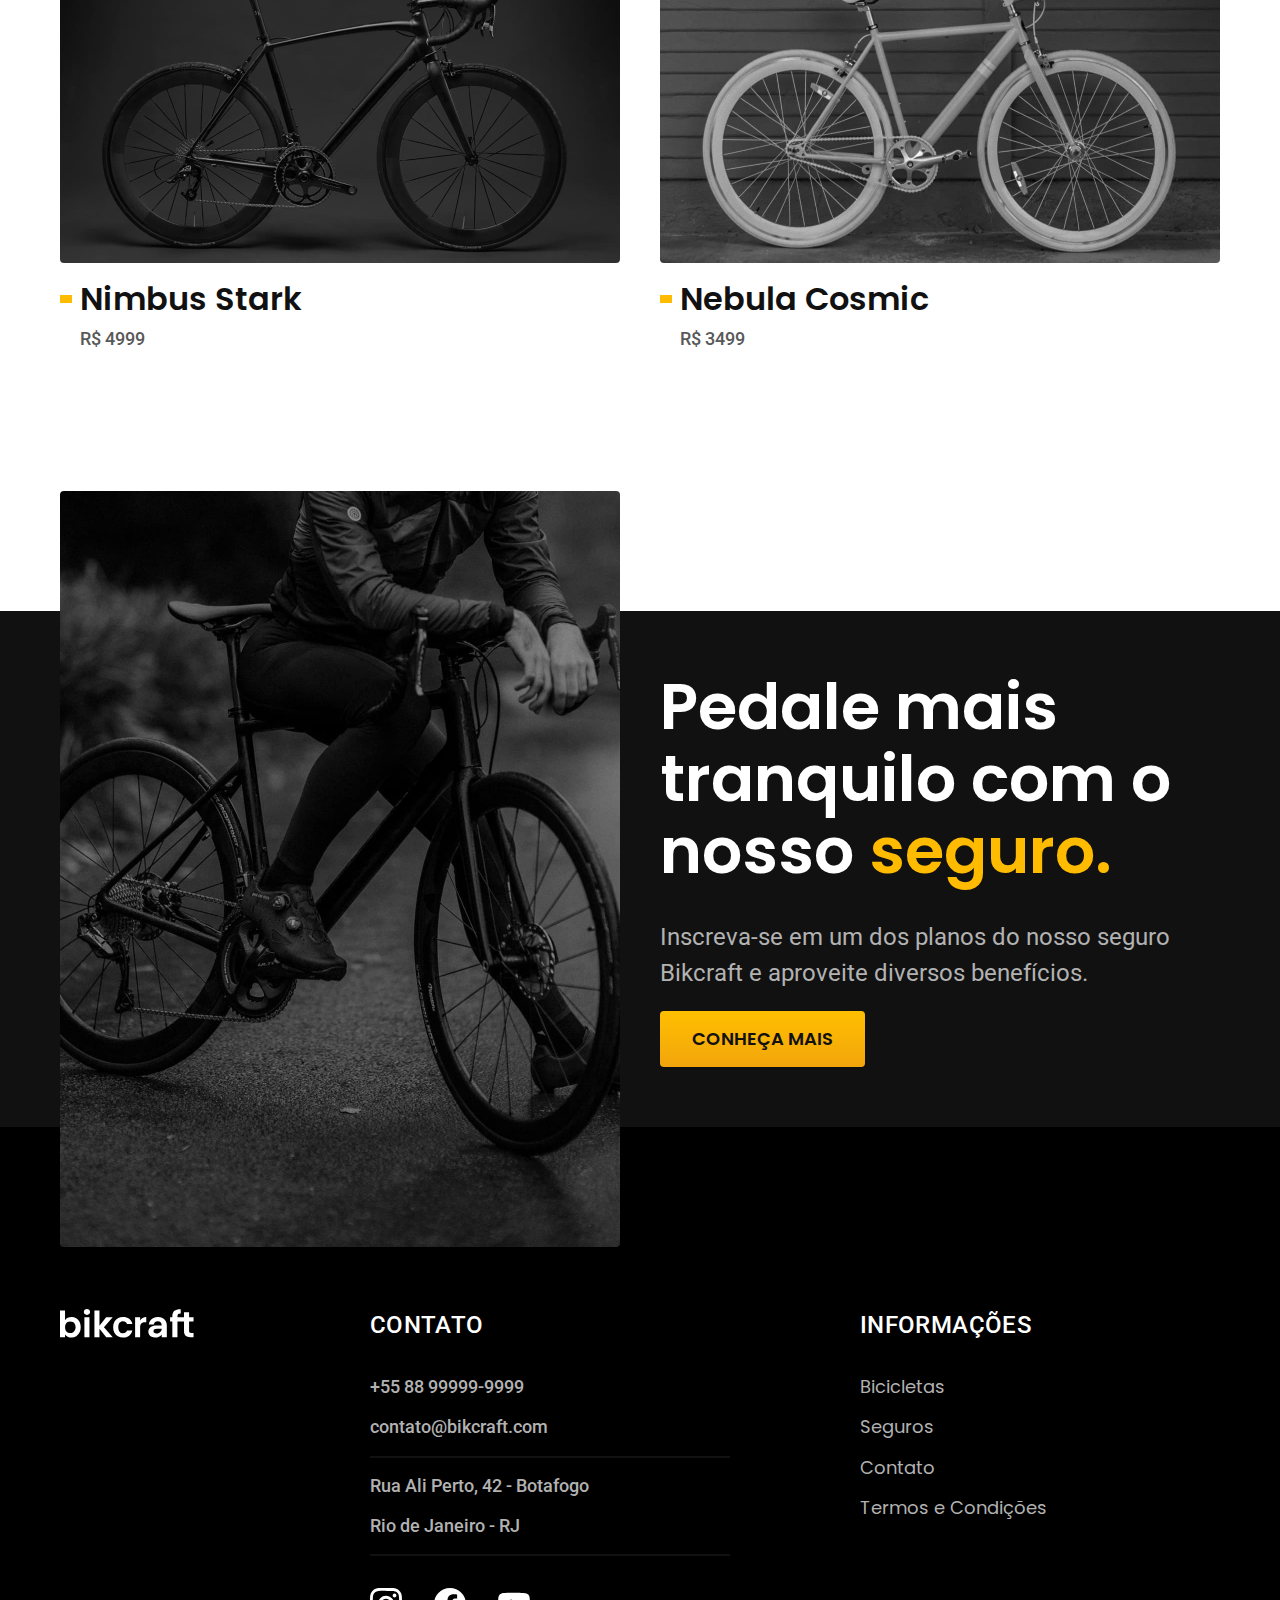
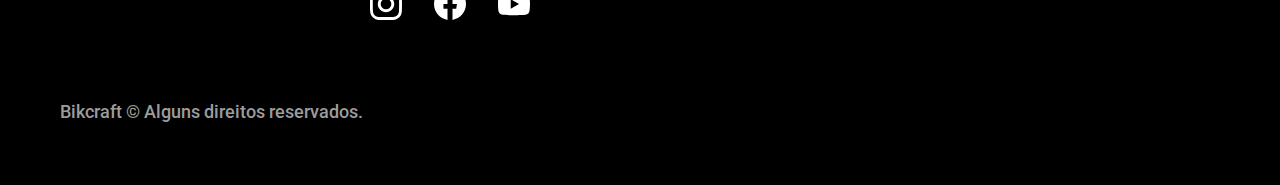
<file: bicicletas/magic.html>
<!DOCTYPE html>
<html lang="pt-br">
  <head>
    <meta charset="UTF-8" />
    <meta name="viewport" content="width=device-width, initial-scale=1.0" />
    <meta name="description" content="Termos e condições." />
    <link rel="preconnect" href="https://fonts.googleapis.com" />
    <link rel="preconnect" href="https://fonts.gstatic.com" crossorigin />
    <link
      href="https://fonts.googleapis.com/css2?family=Merriweather:ital,wght@1,900&family=Poppins:wght@400;600&family=Roboto:wght@500&display=swap"
      rel="stylesheet"
    />
    <title>Magic | Bikcraft</title>
    <link rel="stylesheet" href="../css/style.css" />
  </head>
  <body id="bicicleta">
    <header class="header-bg">
      <div class="container header">
        <a href="../">
          <img src="../img/bikcraft.svg" alt="Bikcraft" />
        </a>
        <nav aria-label="primaria">
          <ul class="header-menu font-1-m cor-0">
            <li><a href="../bicicletas.html">Bicicletas</a></li>
            <li><a href="../seguros.html">Seguros</a></li>
            <li><a href="../contato.html">Contato</a></li>
          </ul>
        </nav>
      </div>
    </header>

    <main class="titulo-bg">
      <div>
        <div class="container titulo">
          <p class="font-2-xl cor-5">R$ 2499</p>
          <h1 class="font-1-xxl cor-0">
            Magic Might<span class="cor-p1">.</span>
          </h1>
        </div>
      </div>

      <div class="container bicicleta">
        <div class="bicicleta-imagens">
          <img src="../img/bicicleta/nimbus2.jpg" alt="" />
          <img src="../img/bicicleta/nimbus1.jpg" alt="" />
          <img src="../img/bicicleta/nimbus3.jpg" alt="" />
        </div>
        <div class="bicicleta-conteudo">
          <p class="font-2-l cor-5">
            A Magic Might é a melhor Bikcraft já criada pela nossa equipe. Ela
            vem equipada com os melhores acessórios, o que garante maior
            velocidade.
          </p>
          <div class="bicicleta-comprar">
            <a class="botao" href="../orcamento.html">Comprar agora</a>
            <span class="font-1-xs cor-6"
              ><img src="../img/icones/entrega.svg" />entrega em 5 dias</span
            >
            <span class="font-1-xs cor-6"
              ><img src="../img/icones/estoque.svg" />18 em estoque</span
            >
          </div>

          <h2 class="font-1-xs cor-0">Informações</h2>
          <ul class="bicicleta-informacoes">
            <li>
              <img src="../img/icones/eletrica.svg" alt="" />
              <h3 class="font-1-m cor-0">Motor Elétrico</h3>
              <p class="font-2-xs cor-5">
                Permite você viajar distâncias inimagináveis com a sua bike.
              </p>
            </li>
            <li>
              <img src="../img/icones/velocidade.svg" alt="" />
              <h3 class="font-1-m cor-0">45 km/h</h3>
              <p class="font-2-xs cor-5">
                A mais rápida bicicleta elétrica disponível hoje no mercado.
              </p>
            </li>
            <li>
              <img src="../img/icones/rastreador.svg" alt="" />
              <h3 class="font-1-m cor-0">Rastreador</h3>
              <p class="font-2-xs cor-5">
                Rastreador e sistema anti-furto para garantir o seu sossego.
              </p>
            </li>
            <li>
              <img src="../img/icones/carbono.svg" alt="" />
              <h3 class="font-1-m cor-0">Fibra de Carbono</h3>
              <p class="font-2-xs cor-5">
                Maior proteção possível para a sua Bikcraft com fibra de
                carbono.
              </p>
            </li>
          </ul>
          <h2 class="font-1-xs cor-0">Ficha técnica</h2>
          <ul class="bicicleta-ficha font-2-s cor-4">
            <li>Peso <span>9kg</span></li>
            <li>Altura <span>60cm</span></li>
            <li>Largura <span>120cm</span></li>
            <li>Profundidade <span>10cm</span></li>
            <li>Marchas <span>16</span></li>
            <li>Roda <span>29</span></li>
          </ul>
        </div>
      </div>
    </main>

    <article class="container bicicletas-lista">
      <h2 class="font-1-xxl">escolha a sua<span class="cor-p1">.</span></h2>

      <ul>
        <li>
          <a href="./nimbus.html">
            <img src="../img/bicicletas/nimbus.jpg" alt="Bicicleta preta" />
            <h3 class="font-1-xl">Nimbus Stark</h3>
            <span class="font-2-m cor-8">R$ 4999</span>
          </a>
        </li>

        <li>
          <a href="./nebula.html">
            <img src="../img/bicicletas/nebula.jpg" alt="Bicicleta preta" />
            <h3 class="font-1-xl">Nebula Cosmic</h3>
            <span class="font-2-m cor-8">R$ 3499</span>
          </a>
        </li>
      </ul>
    </article>

    <article class="seguro-bg">
      <div class="container seguro">
        <div class="seguro-imagem">
          <img
            src="../img/fotos/seguros.jpg"
            alt="Pessoa parada em cima de uma bicicleta."
          />
        </div>
        <div class="seguro-conteudo">
          <h2 class="font-1-xxl cor-0">
            Pedale mais tranquilo com o nosso
            <span class="cor-p1">seguro.</span>
          </h2>
          <p class="font-2-l cor-5">
            Inscreva-se em um dos planos do nosso seguro Bikcraft e aproveite
            diversos benefícios.
          </p>
          <a class="botao" href="../seguros.html">Conheça mais</a>
        </div>
      </div>
    </article>

    <footer class="footer-bg">
      <div class="container footer">
        <img src="../img/bikcraft.svg" alt="Bikcraft" />
        <div class="footer-contato">
          <h3 class="font-2-l-b cor-0">Contato</h3>
          <ul class="font-2-m cor-5">
            <li><a href="tel:+5588999858740">+55 88 99999-9999</a></li>
            <li>
              <a href="mailto:contato@bikcraft.com">contato@bikcraft.com</a>
            </li>
            <li>Rua Ali Perto, 42 - Botafogo</li>
            <li>Rio de Janeiro - RJ</li>
          </ul>
          <div class="footer-redes">
            <a href="../">
              <img src="../img/redes/instagram.svg" alt="Instagram" />
            </a>
            <a href="../">
              <img src="../img/redes/facebook.svg" alt="Facebook" />
            </a>
            <a href="../">
              <img src="../img/redes/youtube.svg" alt="Youtube" />
            </a>
          </div>
        </div>
        <div class="footer-informacoes">
          <h3 class="font-2-l-b cor-0">Informações</h3>
          <nav>
            <ul class="font-1-m cor-5">
              <li><a href="../bicicletas.html">Bicicletas</a></li>
              <li><a href="../seguros.html">Seguros</a></li>
              <li><a href="../contato.html">Contato</a></li>
              <li><a href="../temos.html">Termos e Condições</a></li>
            </ul>
          </nav>
        </div>
        <p class="footer-copy font-2-m cor-6">
          Bikcraft &copy; Alguns direitos reservados.
        </p>
      </div>
    </footer>
  </body>
</html>
</file>
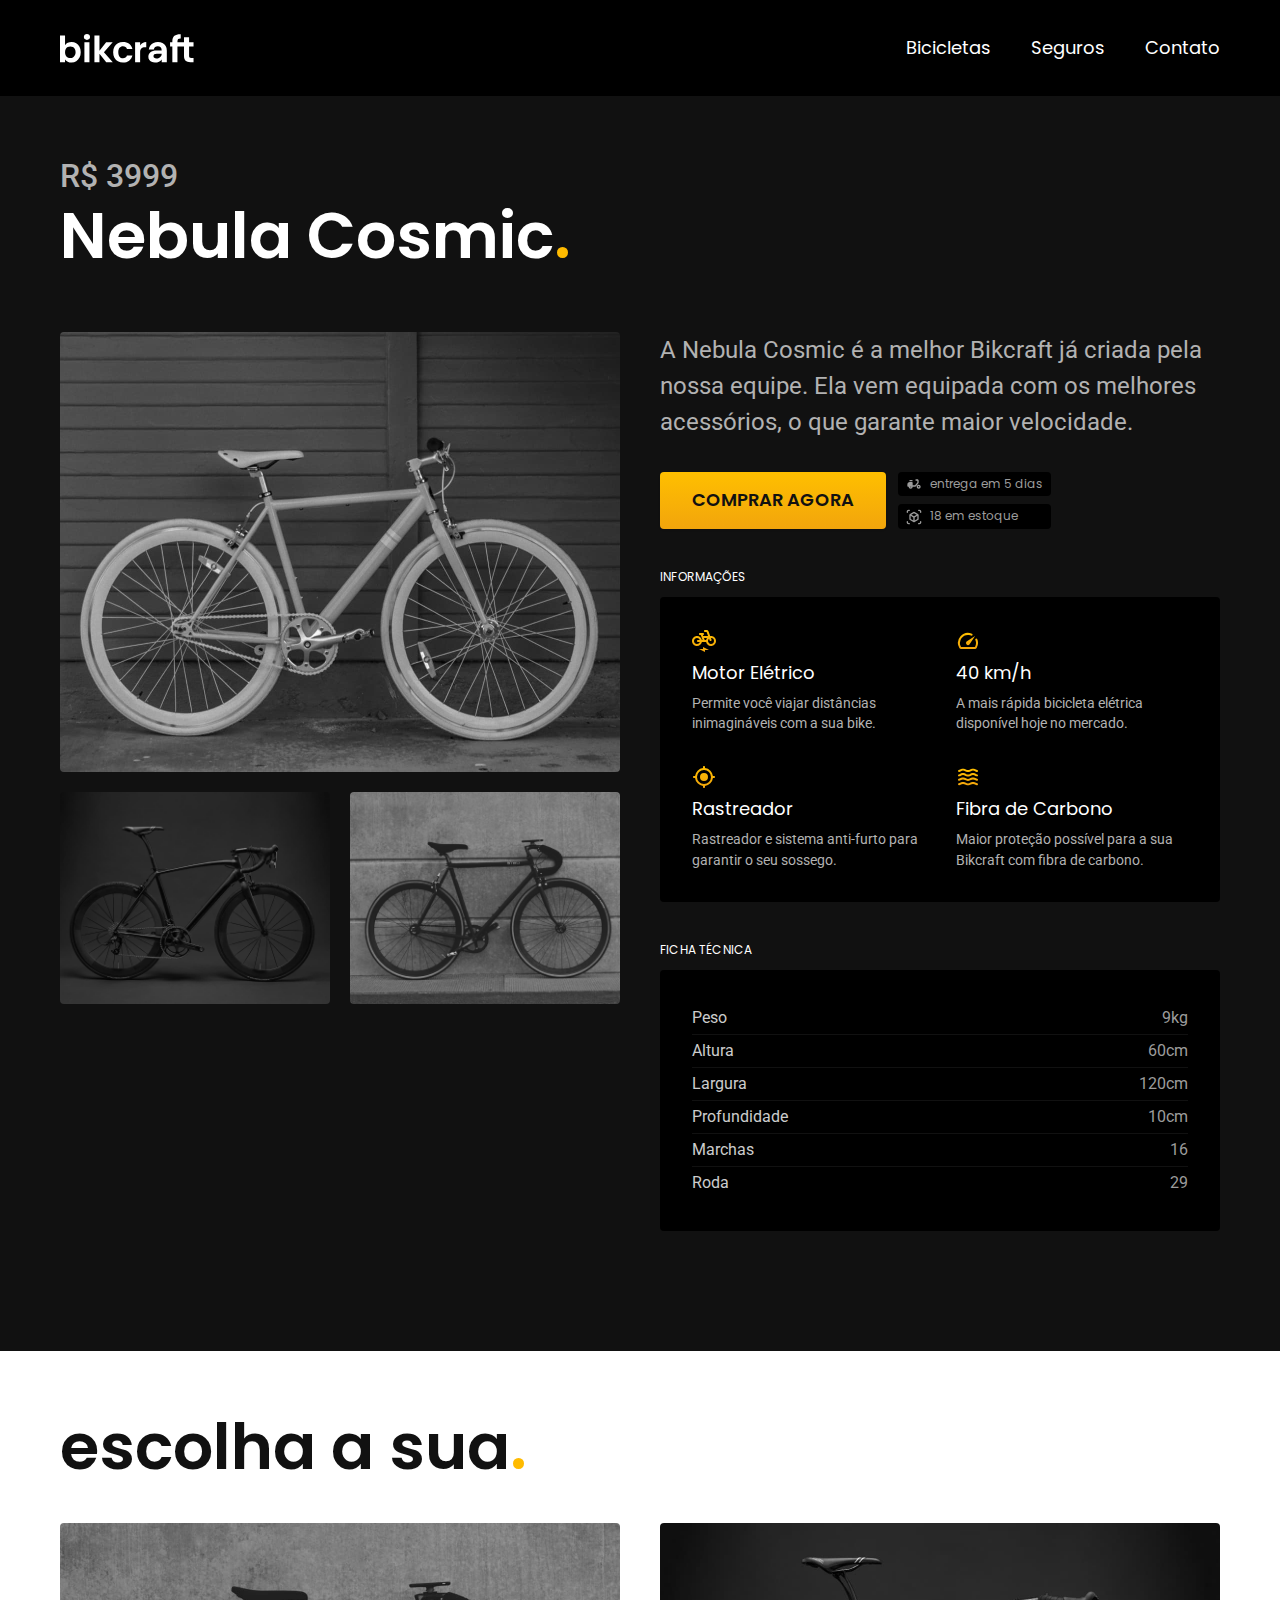
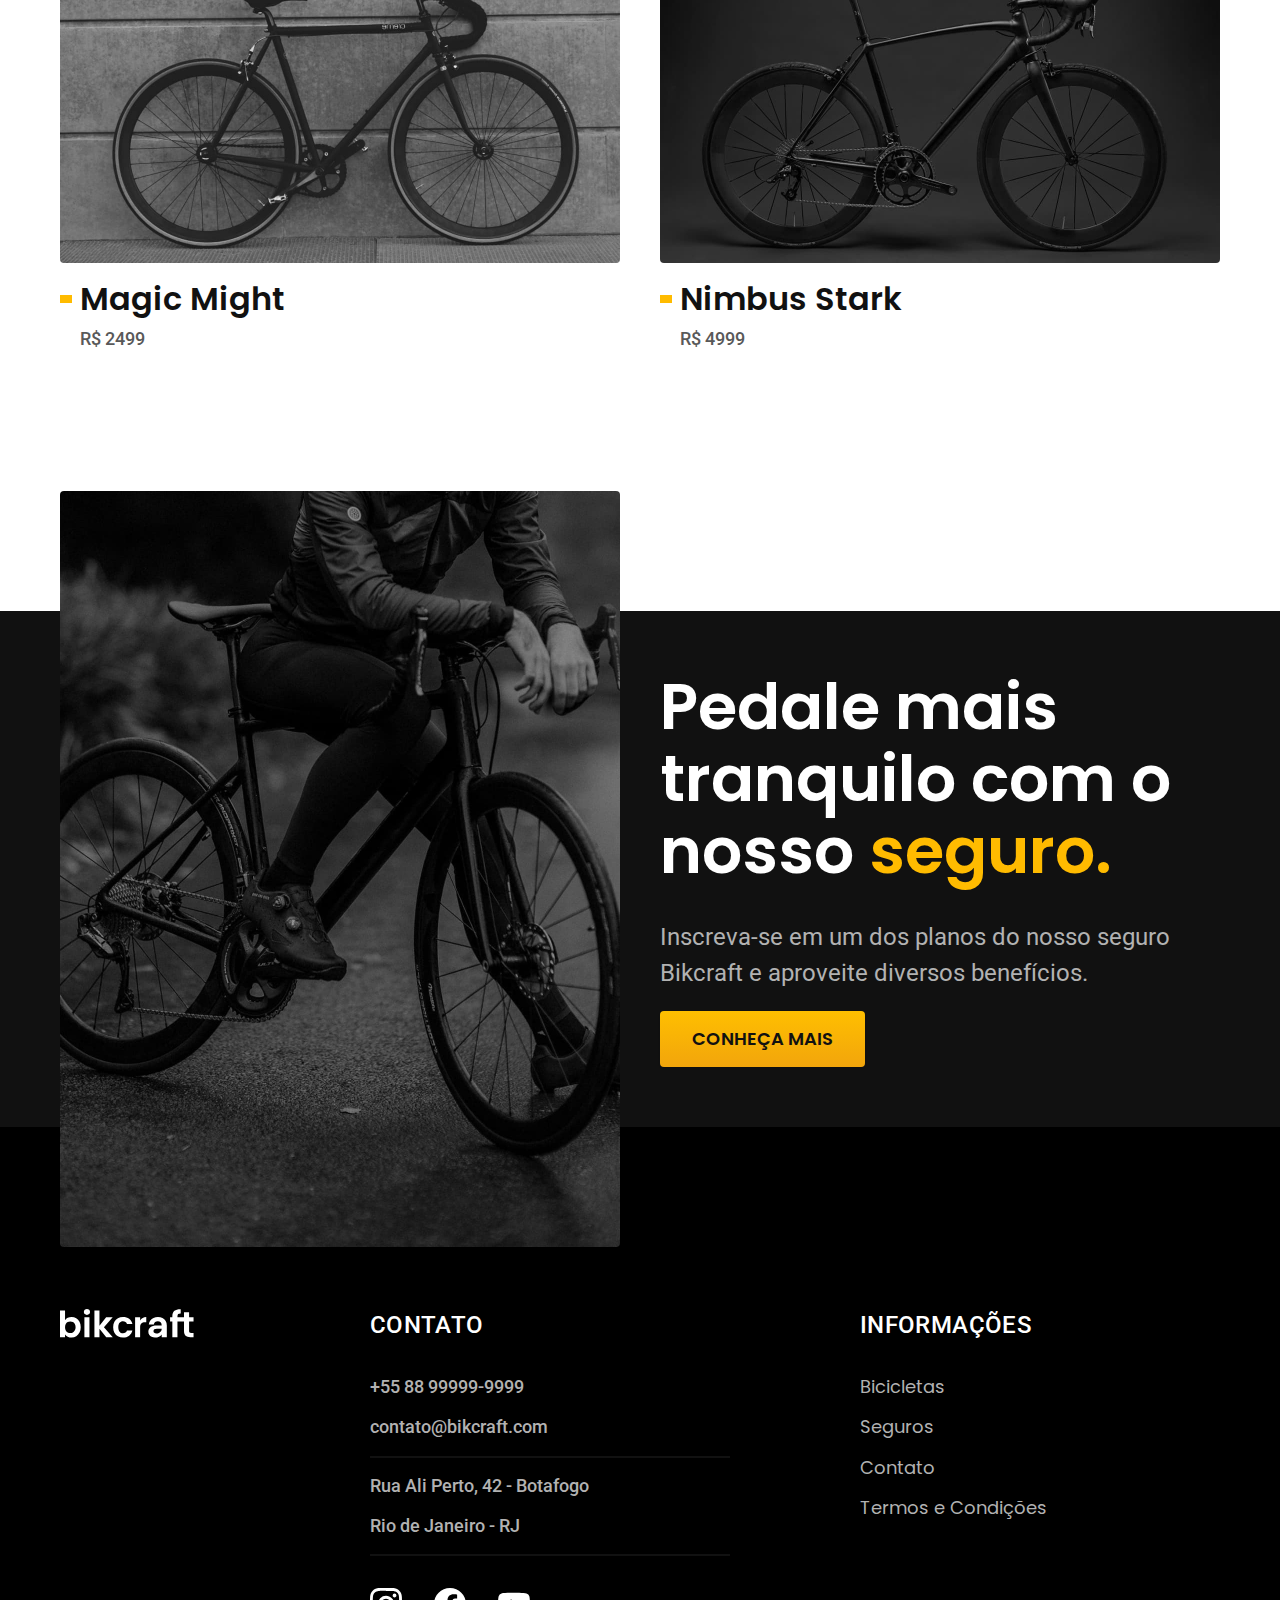
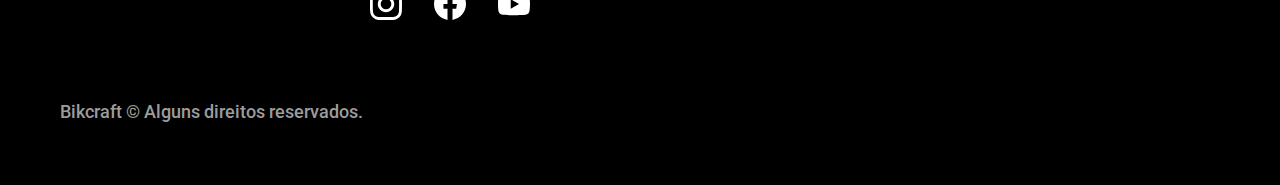
<file: bicicletas/nebula.html>
<!DOCTYPE html>
<html lang="pt-br">
  <head>
    <meta charset="UTF-8" />
    <meta name="viewport" content="width=device-width, initial-scale=1.0" />
    <meta name="description" content="Termos e condições." />
    <link rel="preconnect" href="https://fonts.googleapis.com" />
    <link rel="preconnect" href="https://fonts.gstatic.com" crossorigin />
    <link
      href="https://fonts.googleapis.com/css2?family=Merriweather:ital,wght@1,900&family=Poppins:wght@400;600&family=Roboto:wght@500&display=swap"
      rel="stylesheet"
    />
    <title>Nebula | Bikcraft</title>
    <link rel="stylesheet" href="../css/style.css" />
  </head>
  <body id="bicicleta">
    <header class="header-bg">
      <div class="container header">
        <a href="../">
          <img src="../img/bikcraft.svg" alt="Bikcraft" />
        </a>
        <nav aria-label="primaria">
          <ul class="header-menu font-1-m cor-0">
            <li><a href="../bicicletas.html">Bicicletas</a></li>
            <li><a href="../seguros.html">Seguros</a></li>
            <li><a href="../contato.html">Contato</a></li>
          </ul>
        </nav>
      </div>
    </header>

    <main class="titulo-bg">
      <div>
        <div class="container titulo">
          <p class="font-2-xl cor-5">R$ 3999</p>
          <h1 class="font-1-xxl cor-0">
            Nebula Cosmic<span class="cor-p1">.</span>
          </h1>
        </div>
      </div>

      <div class="container bicicleta">
        <div class="bicicleta-imagens">
          <img src="../img/bicicleta/nimbus3.jpg" alt="" />
          <img src="../img/bicicleta/nimbus1.jpg" alt="" />
          <img src="../img/bicicleta/nimbus2.jpg" alt="" />
        </div>
        <div class="bicicleta-conteudo">
          <p class="font-2-l cor-5">
            A Nebula Cosmic é a melhor Bikcraft já criada pela nossa equipe. Ela
            vem equipada com os melhores acessórios, o que garante maior
            velocidade.
          </p>
          <div class="bicicleta-comprar">
            <a class="botao" href="../orcamento.html">Comprar agora</a>
            <span class="font-1-xs cor-6"
              ><img src="../img/icones/entrega.svg" />entrega em 5 dias</span
            >
            <span class="font-1-xs cor-6"
              ><img src="../img/icones/estoque.svg" />18 em estoque</span
            >
          </div>

          <h2 class="font-1-xs cor-0">Informações</h2>
          <ul class="bicicleta-informacoes">
            <li>
              <img src="../img/icones/eletrica.svg" alt="" />
              <h3 class="font-1-m cor-0">Motor Elétrico</h3>
              <p class="font-2-xs cor-5">
                Permite você viajar distâncias inimagináveis com a sua bike.
              </p>
            </li>
            <li>
              <img src="../img/icones/velocidade.svg" alt="" />
              <h3 class="font-1-m cor-0">40 km/h</h3>
              <p class="font-2-xs cor-5">
                A mais rápida bicicleta elétrica disponível hoje no mercado.
              </p>
            </li>
            <li>
              <img src="../img/icones/rastreador.svg" alt="" />
              <h3 class="font-1-m cor-0">Rastreador</h3>
              <p class="font-2-xs cor-5">
                Rastreador e sistema anti-furto para garantir o seu sossego.
              </p>
            </li>
            <li>
              <img src="../img/icones/carbono.svg" alt="" />
              <h3 class="font-1-m cor-0">Fibra de Carbono</h3>
              <p class="font-2-xs cor-5">
                Maior proteção possível para a sua Bikcraft com fibra de
                carbono.
              </p>
            </li>
          </ul>
          <h2 class="font-1-xs cor-0">Ficha técnica</h2>
          <ul class="bicicleta-ficha font-2-s cor-4">
            <li>Peso <span>9kg</span></li>
            <li>Altura <span>60cm</span></li>
            <li>Largura <span>120cm</span></li>
            <li>Profundidade <span>10cm</span></li>
            <li>Marchas <span>16</span></li>
            <li>Roda <span>29</span></li>
          </ul>
        </div>
      </div>
    </main>

    <article class="container bicicletas-lista">
      <h2 class="font-1-xxl">escolha a sua<span class="cor-p1">.</span></h2>

      <ul>
        <li>
          <a href="./magic.html">
            <img src="../img/bicicletas/magic.jpg" alt="Bicicleta preta" />
            <h3 class="font-1-xl">Magic Might</h3>
            <span class="font-2-m cor-8">R$ 2499</span>
          </a>
        </li>

        <li>
          <a href="./nimbus.html">
            <img src="../img/bicicletas/nimbus.jpg" alt="Bicicleta preta" />
            <h3 class="font-1-xl">Nimbus Stark</h3>
            <span class="font-2-m cor-8">R$ 4999</span>
          </a>
        </li>
      </ul>
    </article>

    <article class="seguro-bg">
      <div class="container seguro">
        <div class="seguro-imagem">
          <img
            src="../img/fotos/seguros.jpg"
            alt="Pessoa parada em cima de uma bicicleta."
          />
        </div>
        <div class="seguro-conteudo">
          <h2 class="font-1-xxl cor-0">
            Pedale mais tranquilo com o nosso
            <span class="cor-p1">seguro.</span>
          </h2>
          <p class="font-2-l cor-5">
            Inscreva-se em um dos planos do nosso seguro Bikcraft e aproveite
            diversos benefícios.
          </p>
          <a class="botao" href="../seguros.html">Conheça mais</a>
        </div>
      </div>
    </article>

    <footer class="footer-bg">
      <div class="container footer">
        <img src="../img/bikcraft.svg" alt="Bikcraft" />
        <div class="footer-contato">
          <h3 class="font-2-l-b cor-0">Contato</h3>
          <ul class="font-2-m cor-5">
            <li><a href="tel:+5588999858740">+55 88 99999-9999</a></li>
            <li>
              <a href="mailto:contato@bikcraft.com">contato@bikcraft.com</a>
            </li>
            <li>Rua Ali Perto, 42 - Botafogo</li>
            <li>Rio de Janeiro - RJ</li>
          </ul>
          <div class="footer-redes">
            <a href="../">
              <img src="../img/redes/instagram.svg" alt="Instagram" />
            </a>
            <a href="../">
              <img src="../img/redes/facebook.svg" alt="Facebook" />
            </a>
            <a href="../">
              <img src="../img/redes/youtube.svg" alt="Youtube" />
            </a>
          </div>
        </div>
        <div class="footer-informacoes">
          <h3 class="font-2-l-b cor-0">Informações</h3>
          <nav>
            <ul class="font-1-m cor-5">
              <li><a href="../bicicletas.html">Bicicletas</a></li>
              <li><a href="../seguros.html">Seguros</a></li>
              <li><a href="../contato.html">Contato</a></li>
              <li><a href="../temos.html">Termos e Condições</a></li>
            </ul>
          </nav>
        </div>
        <p class="footer-copy font-2-m cor-6">
          Bikcraft &copy; Alguns direitos reservados.
        </p>
      </div>
    </footer>
  </body>
</html>
</file>
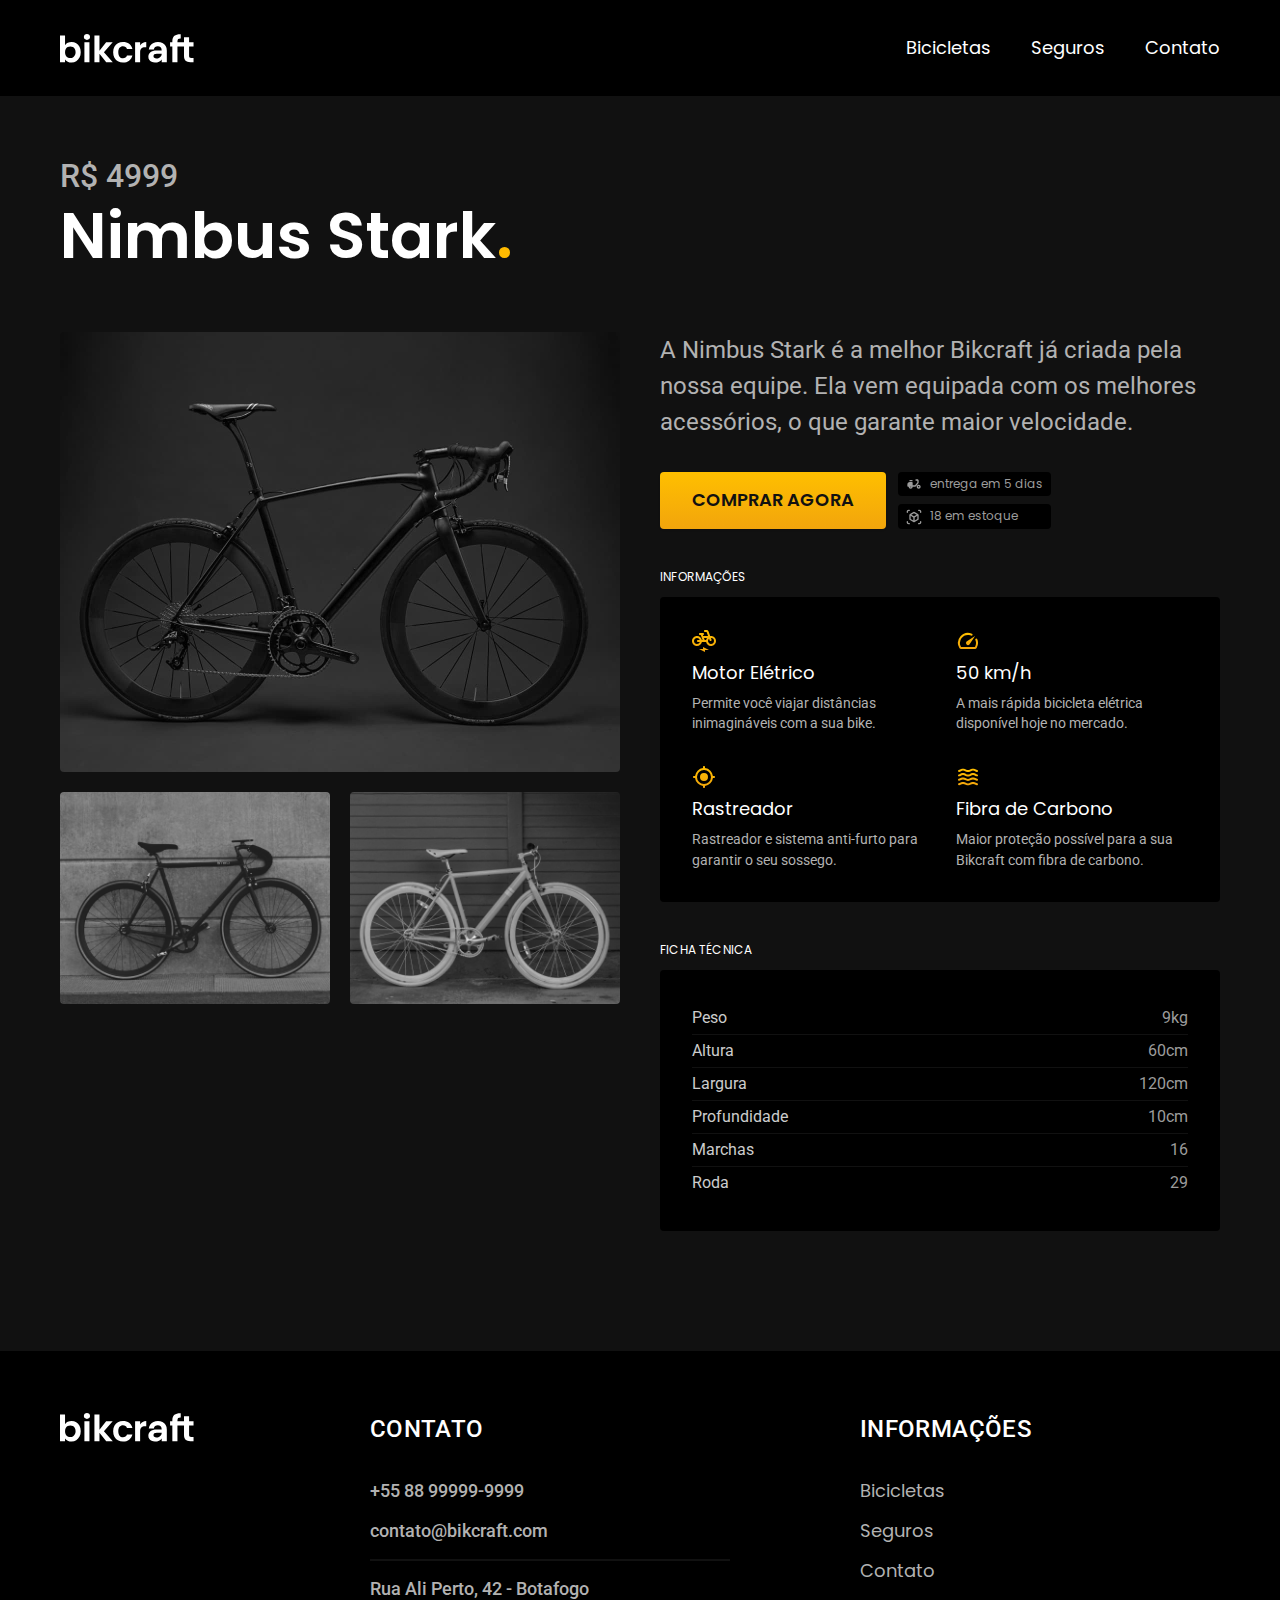
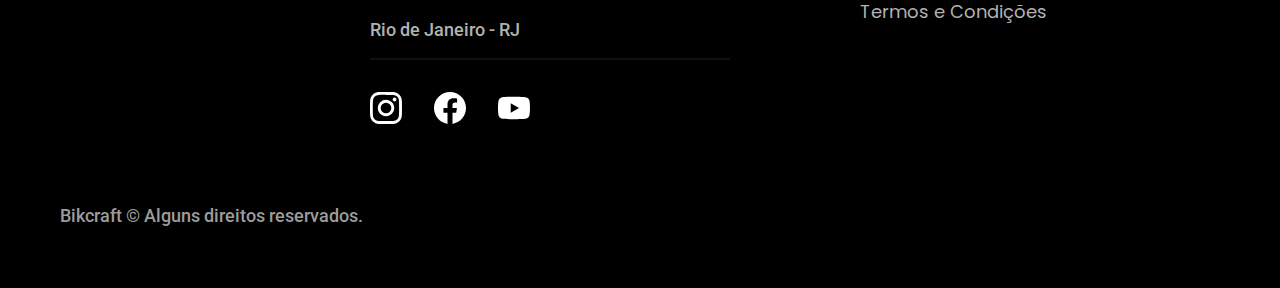
<file: bicicletas/nimbus.html>
<!DOCTYPE html>
<html lang="pt-br">
  <head>
    <meta charset="UTF-8" />
    <meta name="viewport" content="width=device-width, initial-scale=1.0" />
    <meta name="description" content="Termos e condições." />
    <link rel="preconnect" href="https://fonts.googleapis.com" />
    <link rel="preconnect" href="https://fonts.gstatic.com" crossorigin />
    <link
      href="https://fonts.googleapis.com/css2?family=Merriweather:ital,wght@1,900&family=Poppins:wght@400;600&family=Roboto:wght@500&display=swap"
      rel="stylesheet"
    />
    <title>Termos e condições | Bikcraft</title>
    <link rel="stylesheet" href="../css/style.css" />
  </head>
  <body id="bicicleta">
    <header class="header-bg">
      <div class="container header">
        <a href="../">
          <img src="../img/bikcraft.svg" alt="Bikcraft" />
        </a>
        <nav aria-label="primaria">
          <ul class="header-menu font-1-m cor-0">
            <li><a href="../bicicletas.html">Bicicletas</a></li>
            <li><a href="../seguros.html">Seguros</a></li>
            <li><a href="../contato.html">Contato</a></li>
          </ul>
        </nav>
      </div>
    </header>

    <main class="titulo-bg">
      <div>
        <div class="container titulo">
          <p class="font-2-xl cor-5">R$ 4999</p>
          <h1 class="font-1-xxl cor-0">
            Nimbus Stark<span class="cor-p1">.</span>
          </h1>
        </div>
      </div>

      <div class="container bicicleta">
        <div class="bicicleta-imagens">
          <img src="../img/bicicleta/nimbus1.jpg" alt="" />
          <img src="../img/bicicleta/nimbus2.jpg" alt="" />
          <img src="../img/bicicleta/nimbus3.jpg" alt="" />
        </div>
        <div class="bicicleta-conteudo">
          <p class="font-2-l cor-5">
            A Nimbus Stark é a melhor Bikcraft já criada pela nossa equipe. Ela
            vem equipada com os melhores acessórios, o que garante maior
            velocidade.
          </p>
          <div class="bicicleta-comprar">
            <a class="botao" href="../orcamento.html">Comprar agora</a>
            <span class="font-1-xs cor-6"
              ><img src="../img/icones/entrega.svg" />entrega em 5 dias</span
            >
            <span class="font-1-xs cor-6"
              ><img src="../img/icones/estoque.svg" />18 em estoque</span
            >
          </div>

          <h2 class="font-1-xs cor-0">Informações</h2>
          <ul class="bicicleta-informacoes">
            <li>
              <img src="../img/icones/eletrica.svg" alt="" />
              <h3 class="font-1-m cor-0">Motor Elétrico</h3>
              <p class="font-2-xs cor-5">
                Permite você viajar distâncias inimagináveis com a sua bike.
              </p>
            </li>
            <li>
              <img src="../img/icones/velocidade.svg" alt="" />
              <h3 class="font-1-m cor-0">50 km/h</h3>
              <p class="font-2-xs cor-5">
                A mais rápida bicicleta elétrica disponível hoje no mercado.
              </p>
            </li>
            <li>
              <img src="../img/icones/rastreador.svg" alt="" />
              <h3 class="font-1-m cor-0">Rastreador</h3>
              <p class="font-2-xs cor-5">
                Rastreador e sistema anti-furto para garantir o seu sossego.
              </p>
            </li>
            <li>
              <img src="../img/icones/carbono.svg" alt="" />
              <h3 class="font-1-m cor-0">Fibra de Carbono</h3>
              <p class="font-2-xs cor-5">
                Maior proteção possível para a sua Bikcraft com fibra de
                carbono.
              </p>
            </li>
          </ul>
          <h2 class="font-1-xs cor-0">Ficha técnica</h2>
          <ul class="bicicleta-ficha font-2-s cor-4">
            <li>Peso <span>9kg</span></li>
            <li>Altura <span>60cm</span></li>
            <li>Largura <span>120cm</span></li>
            <li>Profundidade <span>10cm</span></li>
            <li>Marchas <span>16</span></li>
            <li>Roda <span>29</span></li>
          </ul>
        </div>
      </div>
    </main>

    <footer class="footer-bg">
      <div class="container footer">
        <img src="../img/bikcraft.svg" alt="Bikcraft" />
        <div class="footer-contato">
          <h3 class="font-2-l-b cor-0">Contato</h3>
          <ul class="font-2-m cor-5">
            <li><a href="tel:+5588999858740">+55 88 99999-9999</a></li>
            <li>
              <a href="mailto:contato@bikcraft.com">contato@bikcraft.com</a>
            </li>
            <li>Rua Ali Perto, 42 - Botafogo</li>
            <li>Rio de Janeiro - RJ</li>
          </ul>
          <div class="footer-redes">
            <a href="../">
              <img src="../img/redes/instagram.svg" alt="Instagram" />
            </a>
            <a href="../">
              <img src="../img/redes/facebook.svg" alt="Facebook" />
            </a>
            <a href="../">
              <img src="../img/redes/youtube.svg" alt="Youtube" />
            </a>
          </div>
        </div>
        <div class="footer-informacoes">
          <h3 class="font-2-l-b cor-0">Informações</h3>
          <nav>
            <ul class="font-1-m cor-5">
              <li><a href="../bicicletas.html">Bicicletas</a></li>
              <li><a href="../seguros.html">Seguros</a></li>
              <li><a href="../contato.html">Contato</a></li>
              <li><a href="../temos.html">Termos e Condições</a></li>
            </ul>
          </nav>
        </div>
        <p class="footer-copy font-2-m cor-6">
          Bikcraft &copy; Alguns direitos reservados.
        </p>
      </div>
    </footer>
  </body>
</html>
</file>
<file: css/style.css>
@import "./global/global.css";
@import "./utilidades/tipografia.css";
@import "./utilidades/cores.css";

@import "./global/header.css";
@import "./global/footer.css";

@import "./utilidades/componentes.css";

@import "./home/introducao.css";
@import "./home/tecnologia.css";
@import "./home/parceiros.css";
@import "./home/depoimento.css";

@import "./bicicletas/bicicletas-lista.css";
@import "./bicicletas/bicicletas.css";

@import "./bicicleta/bicicleta.css";
@import "./bicicleta/seguro.css";

@import "./seguros/seguros.css";
@import "./seguros/vantagens.css";
@import "./seguros/perguntas.css";

@import "./termos/termos.css";
</file>
